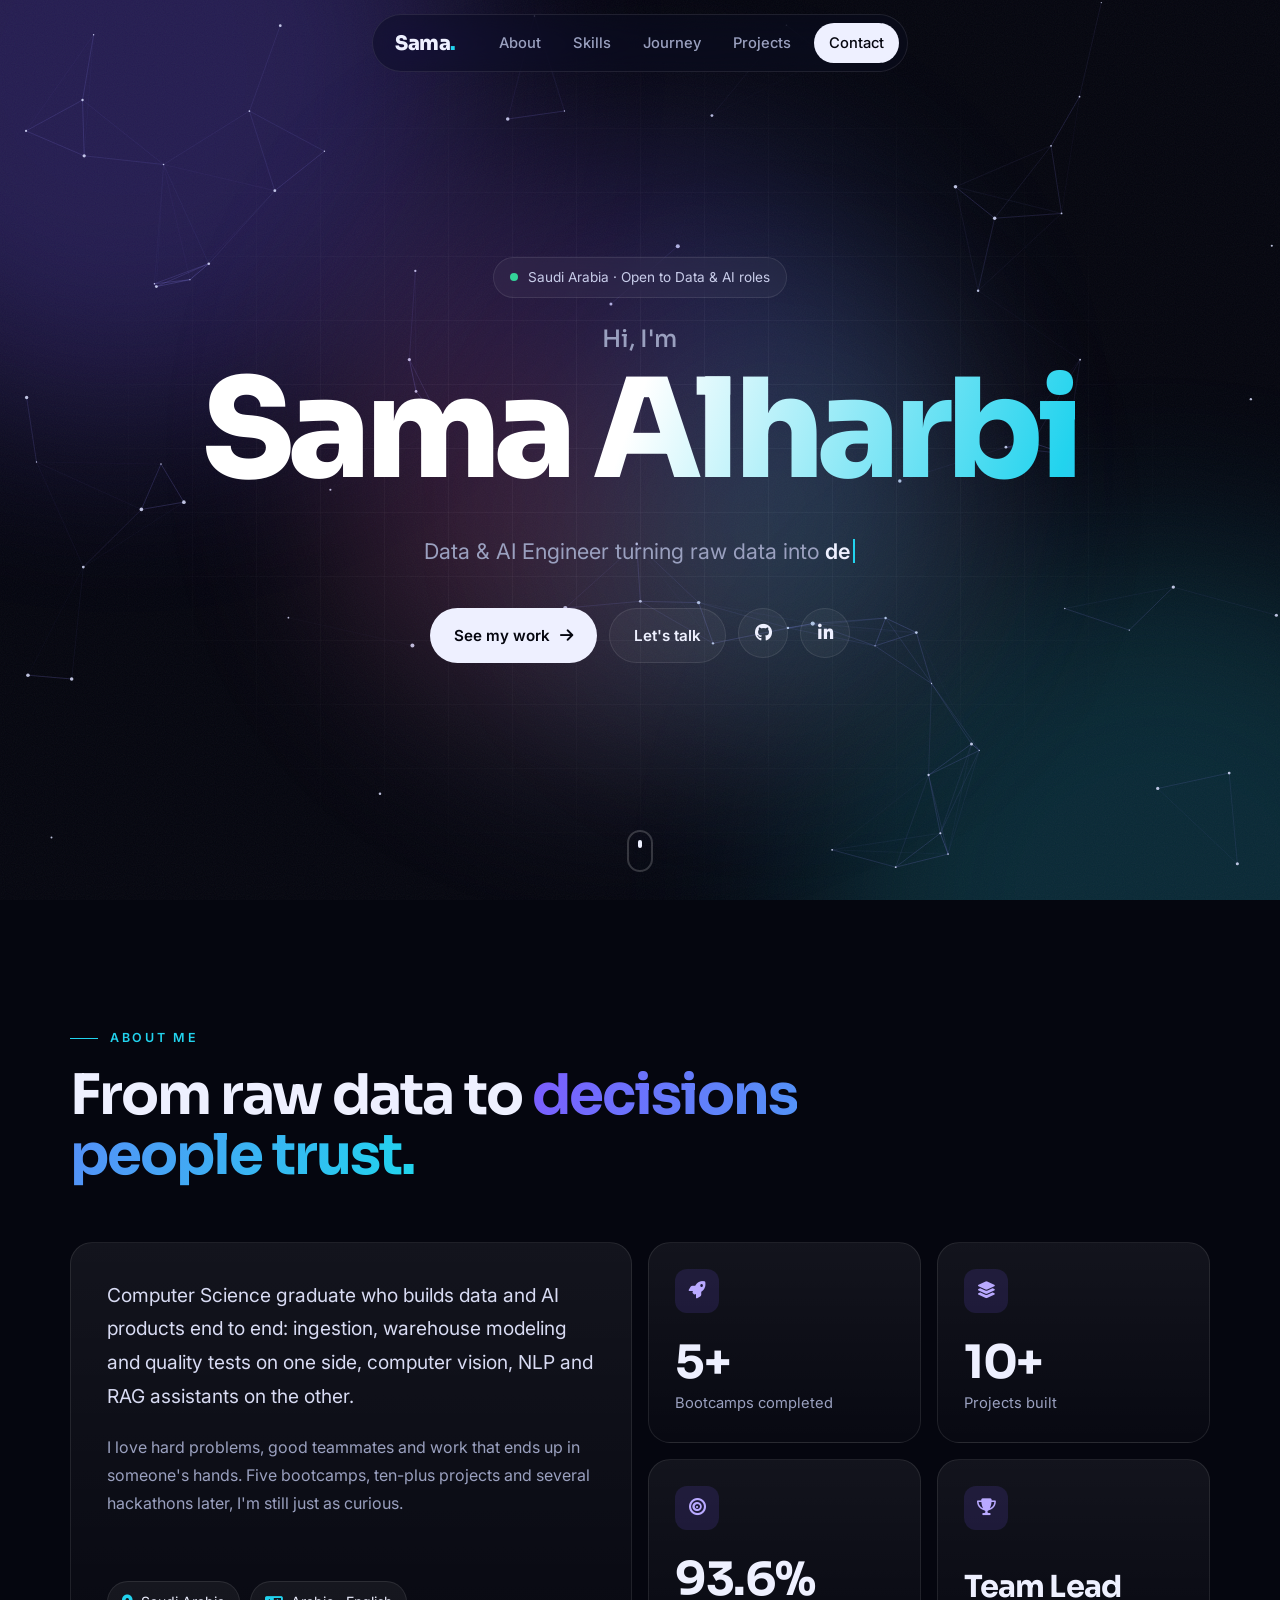
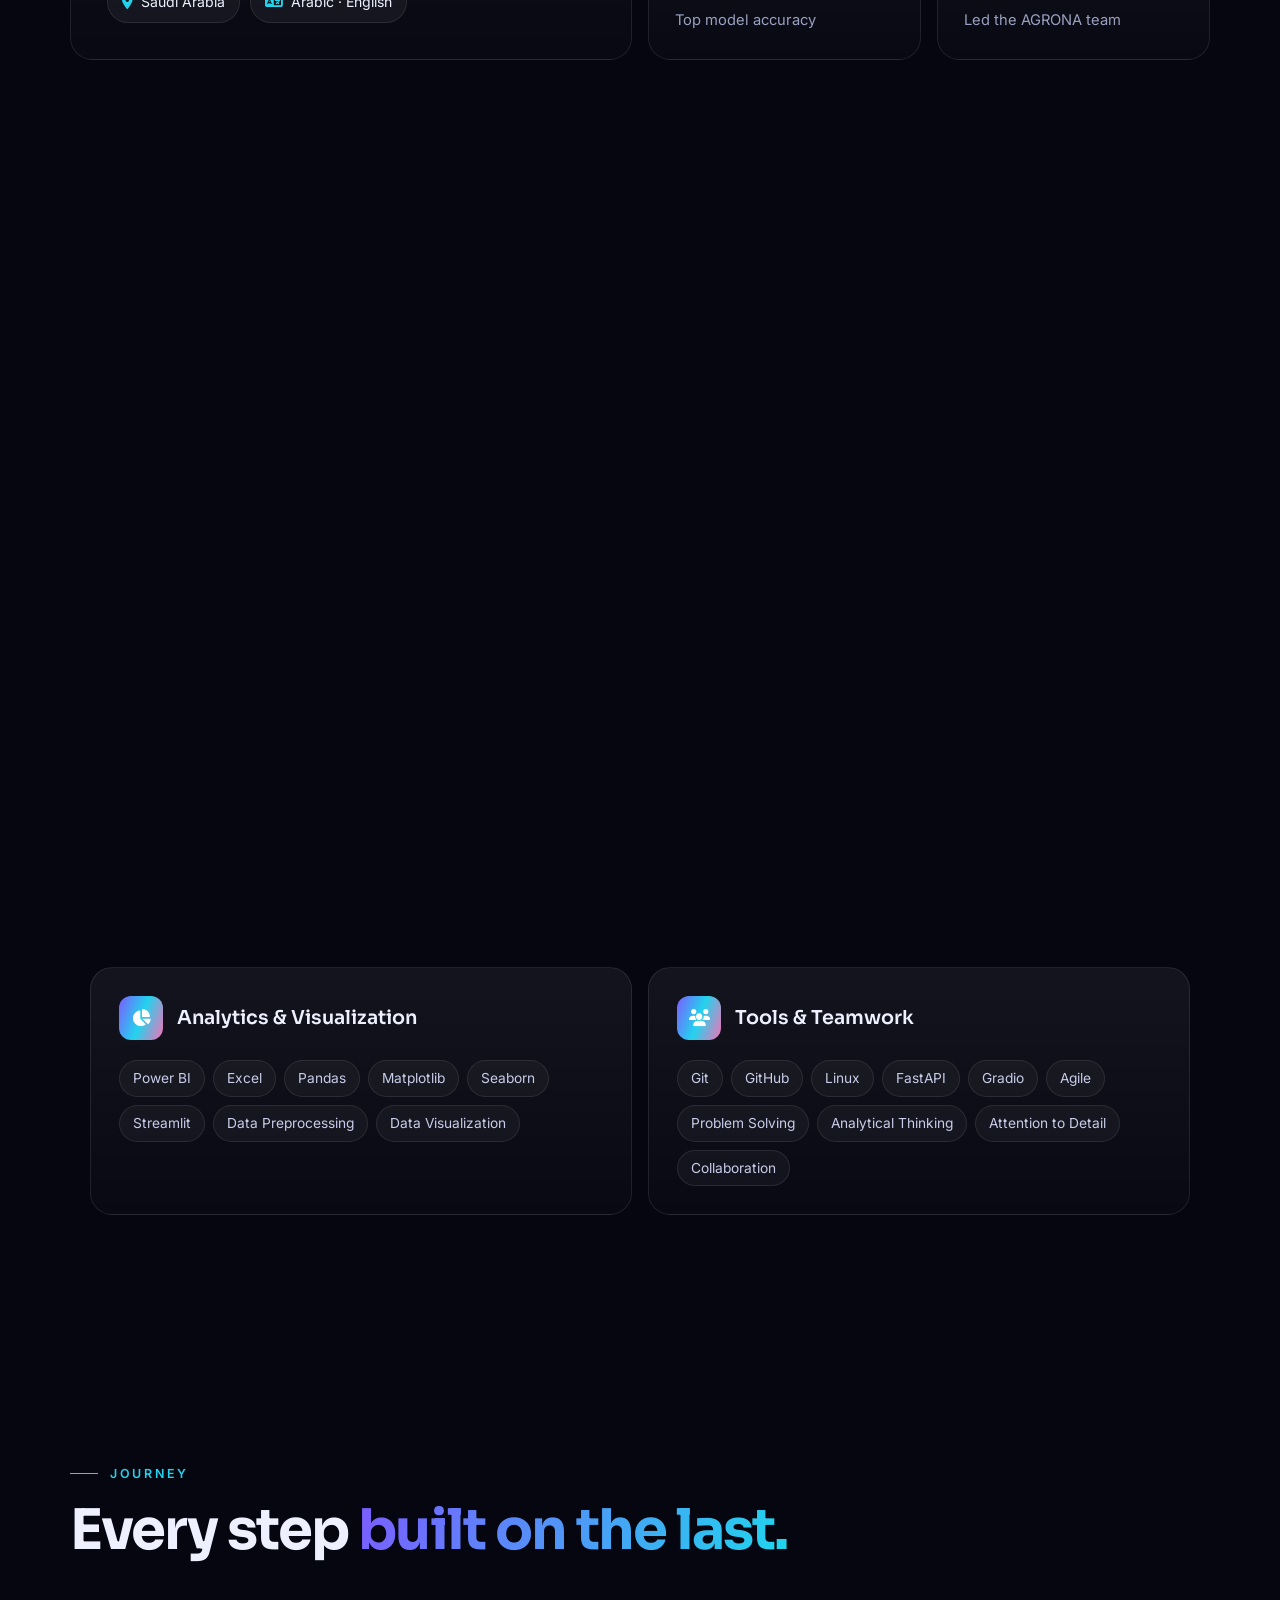
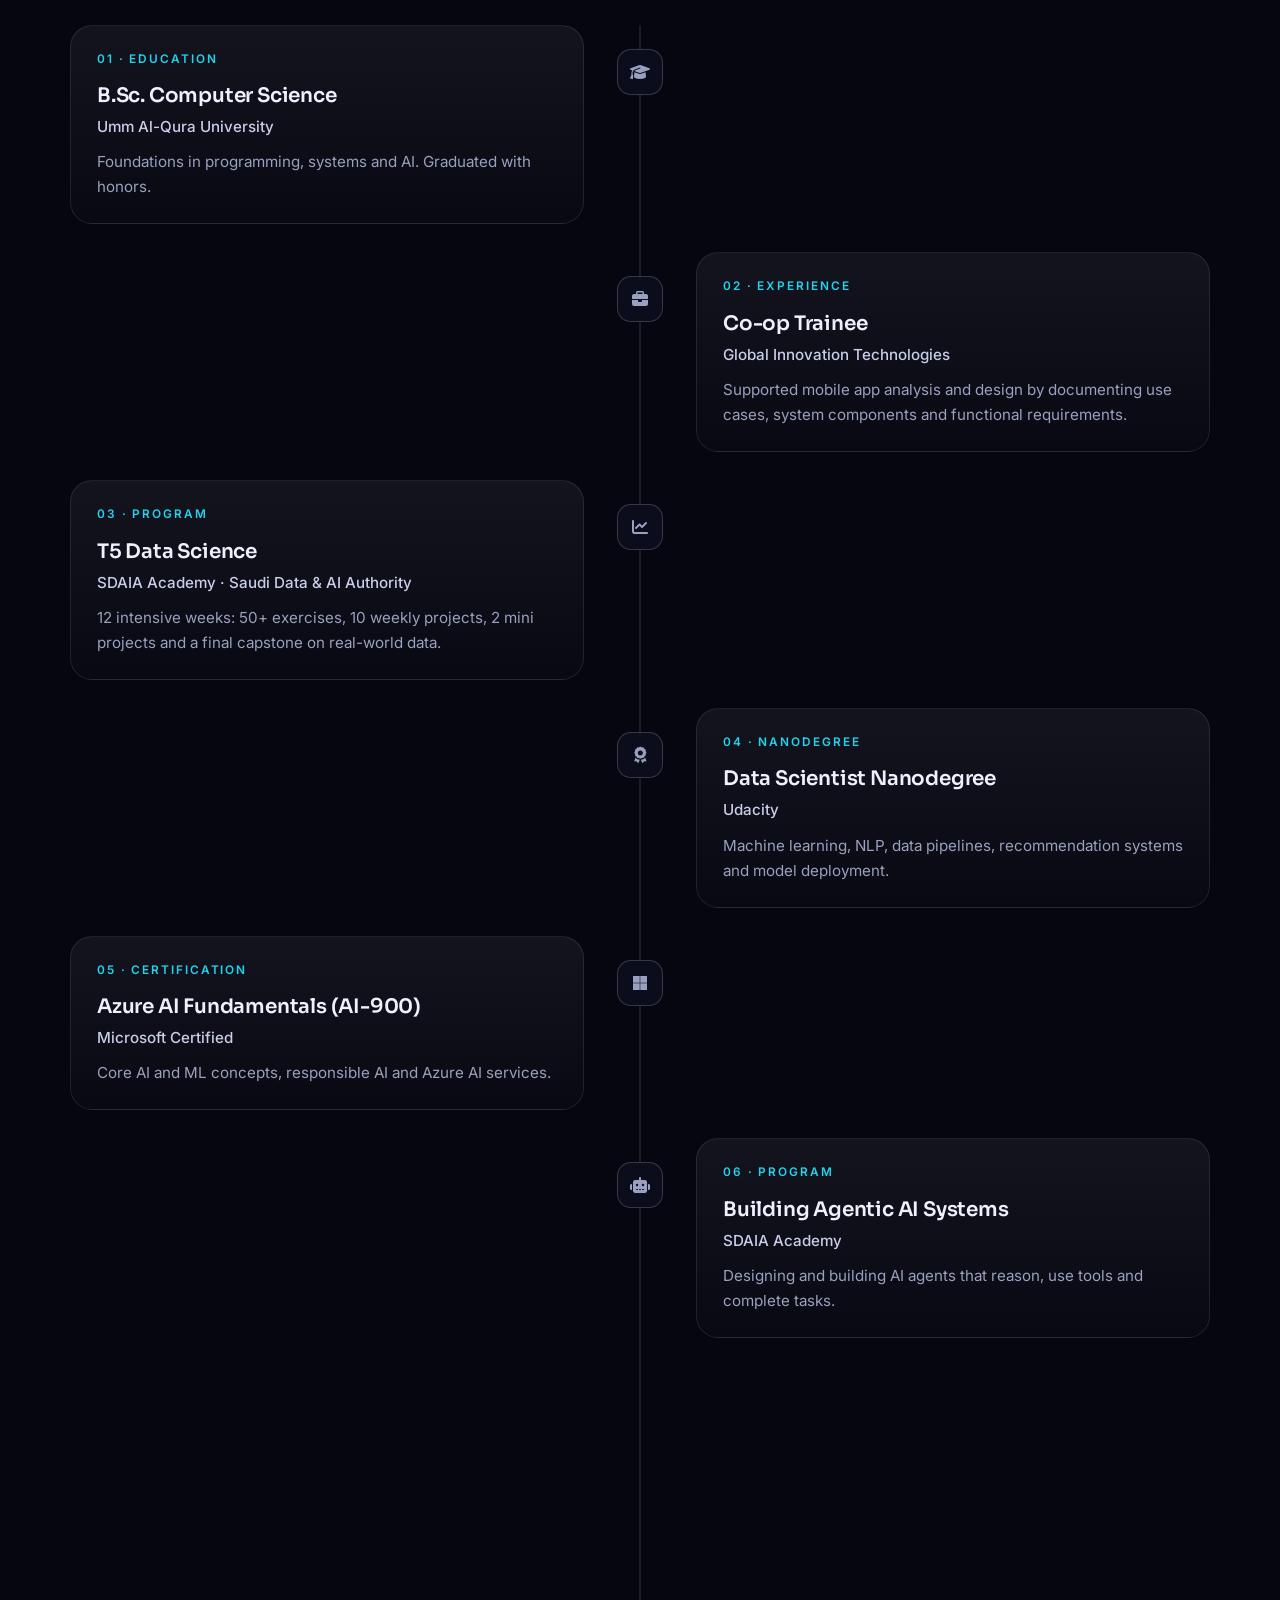
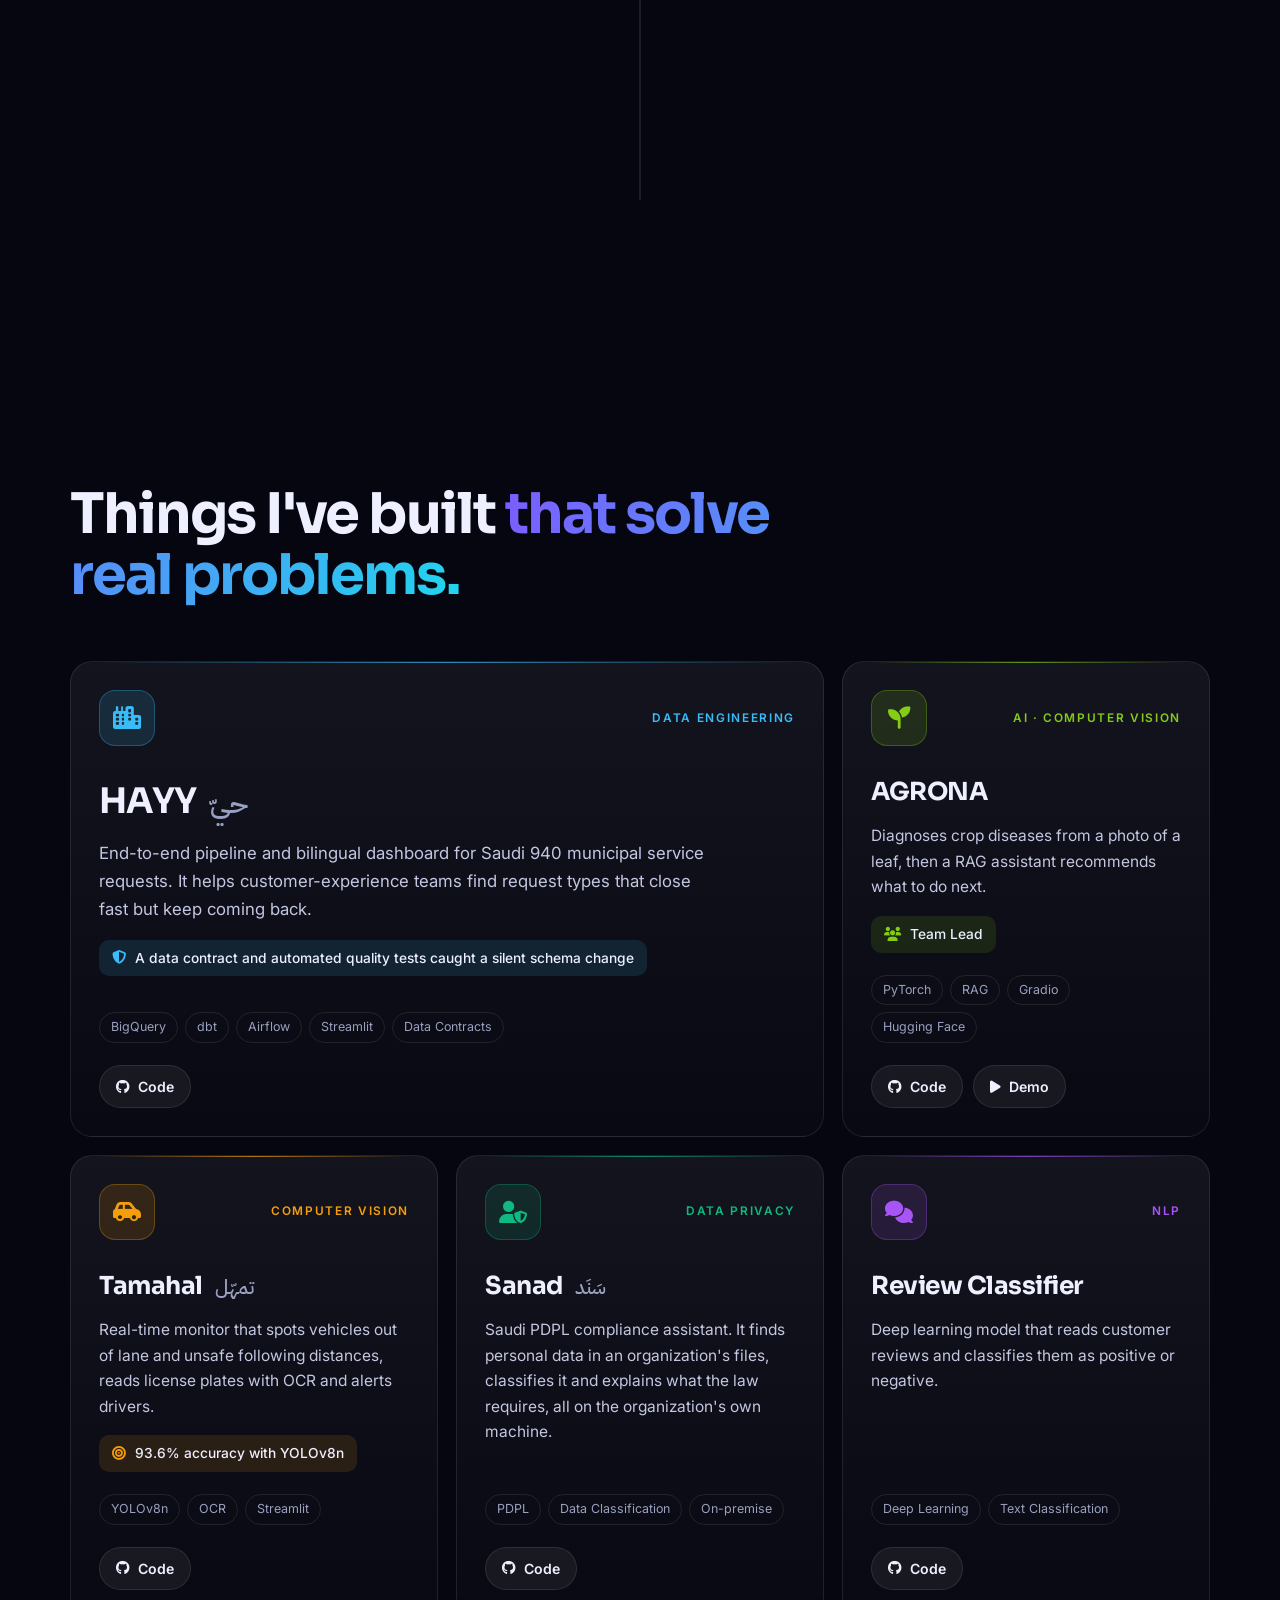
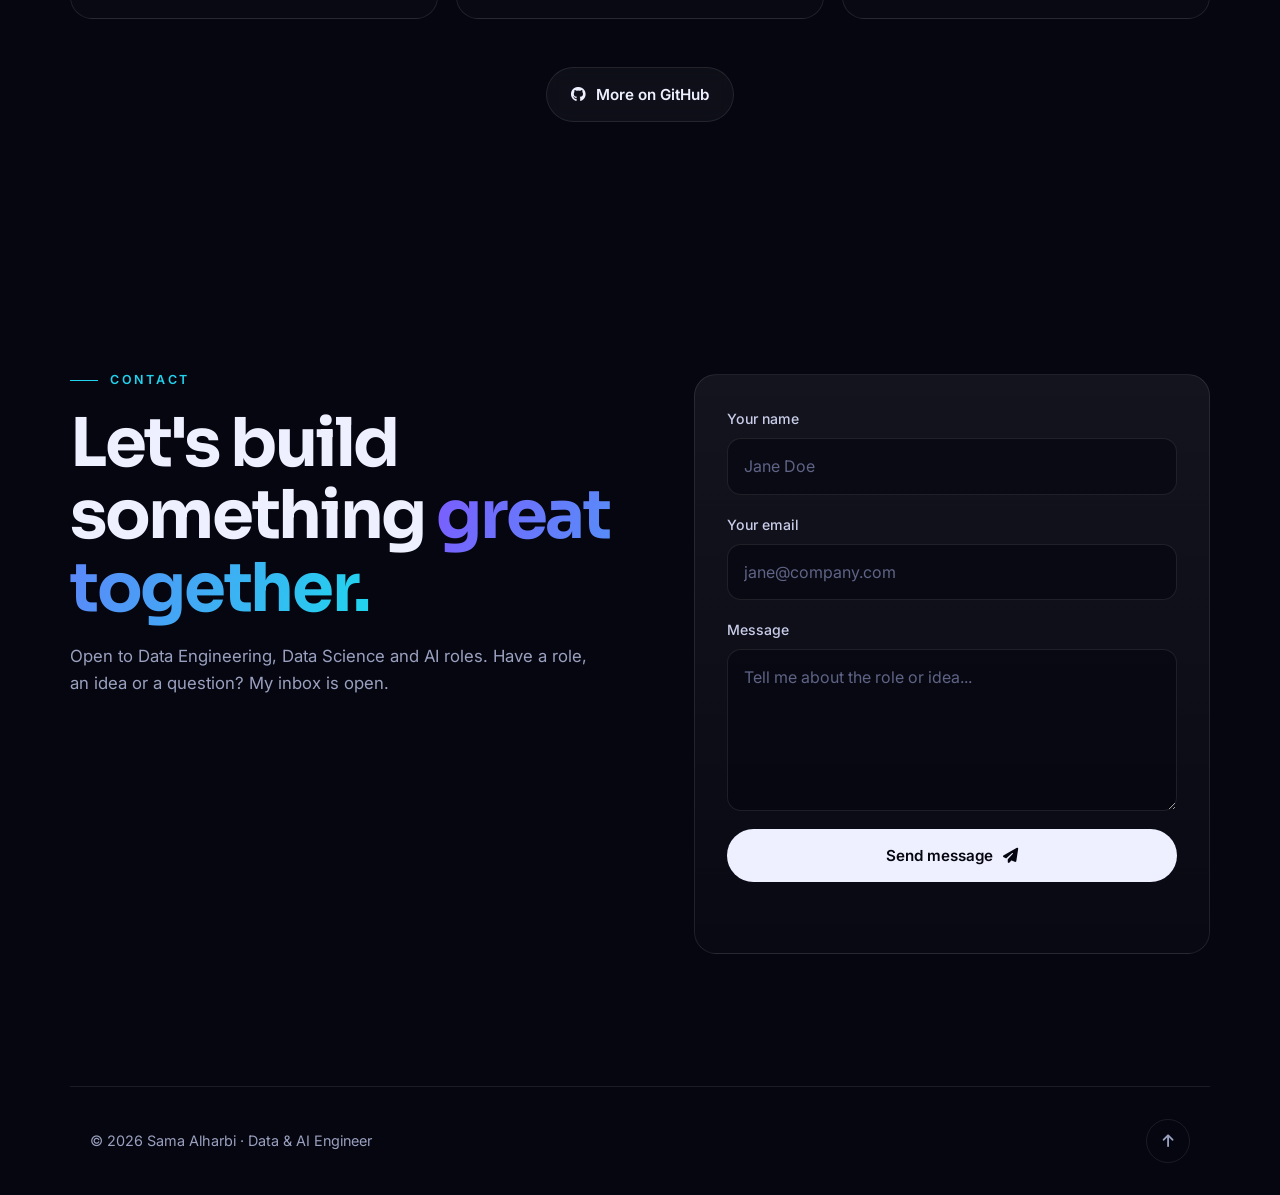
<file: index.html>
<!DOCTYPE html>
<html lang="en">
<head>
  <meta charset="UTF-8">
  <meta name="viewport" content="width=device-width, initial-scale=1.0, viewport-fit=cover">
  <title>Sama Alharbi | Data & AI Engineer</title>
  <meta name="description" content="Sama Alharbi, Data & AI Engineer from Saudi Arabia. Data pipelines, machine learning, computer vision, NLP and RAG.">
  <meta name="theme-color" content="#05060f">
  <script>document.documentElement.classList.add('js');</script>

  <link rel="preconnect" href="https://fonts.googleapis.com">
  <link rel="preconnect" href="https://fonts.gstatic.com" crossorigin>
  <link href="https://fonts.googleapis.com/css2?family=IBM+Plex+Sans+Arabic:wght@500;600&family=Inter:wght@400;500;600&family=Sora:wght@500;600;700;800&display=swap" rel="stylesheet">
  <link rel="stylesheet" href="https://cdnjs.cloudflare.com/ajax/libs/font-awesome/6.5.2/css/all.min.css">
  <link rel="stylesheet" href="style.css">
</head>
<body>

  <div class="progress" id="progress"></div>
  <div class="aurora" aria-hidden="true"><span></span><span></span><span></span></div>
  <div class="grain" aria-hidden="true"></div>
  <div class="cursor-glow" id="glow" aria-hidden="true"></div>

  <header class="nav-wrap">
    <nav class="nav" id="nav">
      <a href="#top" class="logo">Sama<span>.</span></a>
      <ul class="nav-links" id="navLinks">
        <li><a href="#about">About</a></li>
        <li><a href="#skills">Skills</a></li>
        <li><a href="#journey">Journey</a></li>
        <li><a href="#projects">Projects</a></li>
        <li><a href="#contact" class="nav-cta">Contact</a></li>
      </ul>
      <button class="menu-btn" id="menuBtn" aria-label="Open menu" aria-expanded="false"><span></span><span></span></button>
    </nav>
  </header>

  <main>

    <!-- Hero -->
    <section class="hero" id="top">
      <canvas id="net" aria-hidden="true"></canvas>
      <div class="hero-grid" aria-hidden="true"></div>
      <div class="orb" aria-hidden="true"></div>

      <div class="hero-inner">
        <div class="badge load" style="--d:.1s"><span class="dot"></span>Saudi Arabia · Open to Data &amp; AI roles</div>

        <h1 class="hero-title">
          <span class="hi load" style="--d:.25s">Hi, I'm</span>
          <span class="name">Sama Alharbi</span>
        </h1>

        <p class="hero-role load" style="--d:.9s">
          Data &amp; AI Engineer turning raw data into
          <span class="rotator" id="rotator"></span><span class="caret"></span>
        </p>

        <div class="hero-actions load" style="--d:1.1s">
          <a href="#projects" class="btn btn-primary magnetic">See my work <i class="fa-solid fa-arrow-right"></i></a>
          <a href="#contact" class="btn btn-ghost magnetic">Let's talk</a>
          <a href="https://github.com/samaalharbi2" target="_blank" rel="noopener" class="btn btn-ghost btn-icon magnetic" aria-label="GitHub"><i class="fa-brands fa-github"></i></a>
          <a href="https://www.linkedin.com/in/sama-alharbi-831753201/" target="_blank" rel="noopener" class="btn btn-ghost btn-icon magnetic" aria-label="LinkedIn"><i class="fa-brands fa-linkedin-in"></i></a>
        </div>
      </div>

      <a href="#about" class="scroll-cue load" style="--d:1.4s" aria-label="Scroll down"><span></span></a>
    </section>

    <!-- About -->
    <section id="about">
      <div class="container">
        <span class="eyebrow reveal">About me</span>
        <h2 class="section-title reveal">From raw data to <span class="grad">decisions people trust.</span></h2>

        <div class="bento">
          <div class="card bio reveal">
            <p>Computer Science graduate who builds data and AI products end to end: ingestion, warehouse modeling and quality tests on one side, computer vision, NLP and RAG assistants on the other.</p>
            <p class="muted">I love hard problems, good teammates and work that ends up in someone's hands. Five bootcamps, ten-plus projects and several hackathons later, I'm still just as curious.</p>
            <div class="bio-tags">
              <span><i class="fa-solid fa-location-dot"></i> Saudi Arabia</span>
              <span><i class="fa-solid fa-language"></i> Arabic · English</span>
            </div>
          </div>

          <div class="card stat reveal" style="--d:.08s">
            <i class="fa-solid fa-rocket"></i>
            <div><span class="num" data-count="5" data-suffix="+">0</span><span class="label">Bootcamps completed</span></div>
          </div>
          <div class="card stat reveal" style="--d:.16s">
            <i class="fa-solid fa-layer-group"></i>
            <div><span class="num" data-count="10" data-suffix="+">0</span><span class="label">Projects built</span></div>
          </div>
          <div class="card stat reveal" style="--d:.24s">
            <i class="fa-solid fa-bullseye"></i>
            <div><span class="num" data-count="93.6" data-decimals="1" data-suffix="%">0</span><span class="label">Top model accuracy</span></div>
          </div>
          <div class="card stat reveal" style="--d:.32s">
            <i class="fa-solid fa-trophy"></i>
            <div><span class="num">Team Lead</span><span class="label">Led the AGRONA team</span></div>
          </div>
        </div>
      </div>
    </section>

    <!-- Skills -->
    <section id="skills">
      <div class="container">
        <span class="eyebrow reveal">Skills</span>
        <h2 class="section-title reveal">The toolkit behind <span class="grad">every pipeline and model.</span></h2>
      </div>

      <div class="marquee reveal" data-row="0"><div class="track"></div></div>
      <div class="marquee reverse reveal" data-row="1"><div class="track"></div></div>

      <div class="container">
        <div class="skill-groups">
          <div class="card group reveal">
            <div class="group-head"><i class="fa-solid fa-diagram-project"></i><h3>Data Engineering</h3></div>
            <ul><li>Python</li><li>SQL</li><li>BigQuery</li><li>PostgreSQL</li><li>ETL</li><li>Data Pipelines</li><li>dbt</li><li>Airflow</li><li>GCP</li><li>Data Quality Tests</li></ul>
          </div>
          <div class="card group reveal" style="--d:.08s">
            <div class="group-head"><i class="fa-solid fa-brain"></i><h3>AI &amp; Machine Learning</h3></div>
            <ul><li>Machine Learning</li><li>Deep Learning</li><li>NLP</li><li>RAG</li><li>Computer Vision</li><li>PyTorch</li><li>TensorFlow</li><li>Hugging Face</li><li>Model Training</li><li>Model Evaluation</li></ul>
          </div>
          <div class="card group reveal" style="--d:.16s">
            <div class="group-head"><i class="fa-solid fa-chart-pie"></i><h3>Analytics &amp; Visualization</h3></div>
            <ul><li>Power BI</li><li>Excel</li><li>Pandas</li><li>Matplotlib</li><li>Seaborn</li><li>Streamlit</li><li>Data Preprocessing</li><li>Data Visualization</li></ul>
          </div>
          <div class="card group reveal" style="--d:.24s">
            <div class="group-head"><i class="fa-solid fa-users"></i><h3>Tools &amp; Teamwork</h3></div>
            <ul><li>Git</li><li>GitHub</li><li>Linux</li><li>FastAPI</li><li>Gradio</li><li>Agile</li><li>Problem Solving</li><li>Analytical Thinking</li><li>Attention to Detail</li><li>Collaboration</li></ul>
          </div>
        </div>
      </div>
    </section>

    <!-- Journey -->
    <section id="journey">
      <div class="container">
        <span class="eyebrow reveal">Journey</span>
        <h2 class="section-title reveal">Every step <span class="grad">built on the last.</span></h2>

        <div class="timeline" id="timeline">
          <div class="tl-line"><span id="tlFill"></span></div>

          <article class="tl-item reveal">
            <div class="tl-node"><i class="fa-solid fa-graduation-cap"></i></div>
            <div class="card tl-card">
              <span class="tl-step">01 · Education</span>
              <h3>B.Sc. Computer Science</h3>
              <p class="tl-org">Umm Al-Qura University</p>
              <p>Foundations in programming, systems and AI. Graduated with honors.</p>
            </div>
          </article>

          <article class="tl-item reveal">
            <div class="tl-node"><i class="fa-solid fa-briefcase"></i></div>
            <div class="card tl-card">
              <span class="tl-step">02 · Experience</span>
              <h3>Co-op Trainee</h3>
              <p class="tl-org">Global Innovation Technologies</p>
              <p>Supported mobile app analysis and design by documenting use cases, system components and functional requirements.</p>
            </div>
          </article>

          <article class="tl-item reveal">
            <div class="tl-node"><i class="fa-solid fa-chart-line"></i></div>
            <div class="card tl-card">
              <span class="tl-step">03 · Program</span>
              <h3>T5 Data Science</h3>
              <p class="tl-org">SDAIA Academy · Saudi Data &amp; AI Authority</p>
              <p>12 intensive weeks: 50+ exercises, 10 weekly projects, 2 mini projects and a final capstone on real-world data.</p>
            </div>
          </article>

          <article class="tl-item reveal">
            <div class="tl-node"><i class="fa-solid fa-award"></i></div>
            <div class="card tl-card">
              <span class="tl-step">04 · Nanodegree</span>
              <h3>Data Scientist Nanodegree</h3>
              <p class="tl-org">Udacity</p>
              <p>Machine learning, NLP, data pipelines, recommendation systems and model deployment.</p>
            </div>
          </article>

          <article class="tl-item reveal">
            <div class="tl-node"><i class="fa-brands fa-microsoft"></i></div>
            <div class="card tl-card">
              <span class="tl-step">05 · Certification</span>
              <h3>Azure AI Fundamentals (AI-900)</h3>
              <p class="tl-org">Microsoft Certified</p>
              <p>Core AI and ML concepts, responsible AI and Azure AI services.</p>
            </div>
          </article>

          <article class="tl-item reveal">
            <div class="tl-node"><i class="fa-solid fa-robot"></i></div>
            <div class="card tl-card">
              <span class="tl-step">06 · Program</span>
              <h3>Building Agentic AI Systems</h3>
              <p class="tl-org">SDAIA Academy</p>
              <p>Designing and building AI agents that reason, use tools and complete tasks.</p>
            </div>
          </article>

          <article class="tl-item reveal">
            <div class="tl-node"><i class="fa-solid fa-microchip"></i></div>
            <div class="card tl-card">
              <span class="tl-step">07 · Bootcamp</span>
              <h3>AI Engineer</h3>
              <p class="tl-org">Saudi Digital Academy &amp; WeCloudData</p>
              <p>A rigorous 7-week bootcamp: theory plus daily hands-on work, weekly projects and a team capstone mentored by AI specialists.</p>
            </div>
          </article>

          <article class="tl-item now reveal">
            <div class="tl-node"><i class="fa-solid fa-database"></i></div>
            <div class="card tl-card">
              <span class="tl-step">08 · Bootcamp <em class="now-pill">Latest</em></span>
              <h3>Data Engineer</h3>
              <p class="tl-org">Saudi Digital Academy &amp; Le Wagon</p>
              <p>Hands-on data engineering: ingestion, warehousing, modeling and orchestration, built through teamwork and real projects.</p>
            </div>
          </article>
        </div>
      </div>
    </section>

    <!-- Projects -->
    <section id="projects">
      <div class="container">
        <span class="eyebrow reveal">Projects</span>
        <h2 class="section-title reveal">Things I've built <span class="grad">that solve real problems.</span></h2>

        <div class="projects">

          <article class="card project wide tilt reveal" style="--a:#38bdf8">
            <div class="p-top">
              <div class="p-icon"><i class="fa-solid fa-city"></i></div>
              <span class="p-cat">Data Engineering</span>
            </div>
            <h3>HAYY <span class="ar">حيّ</span></h3>
            <p class="p-desc">End-to-end pipeline and bilingual dashboard for Saudi 940 municipal service requests. It helps customer-experience teams find request types that close fast but keep coming back.</p>
            <p class="p-win"><i class="fa-solid fa-shield-halved"></i> A data contract and automated quality tests caught a silent schema change</p>
            <ul class="p-tags"><li>BigQuery</li><li>dbt</li><li>Airflow</li><li>Streamlit</li><li>Data Contracts</li></ul>
            <div class="p-links">
              <a href="https://github.com/samaalharbi2/HAYY" target="_blank" rel="noopener"><i class="fa-brands fa-github"></i> Code</a>
            </div>
          </article>

          <article class="card project tilt reveal" style="--a:#84cc16; --d:.08s">
            <div class="p-top">
              <div class="p-icon"><i class="fa-solid fa-seedling"></i></div>
              <span class="p-cat">AI · Computer Vision</span>
            </div>
            <h3>AGRONA</h3>
            <p class="p-desc">Diagnoses crop diseases from a photo of a leaf, then a RAG assistant recommends what to do next.</p>
            <p class="p-win"><i class="fa-solid fa-users"></i> Team Lead</p>
            <ul class="p-tags"><li>PyTorch</li><li>RAG</li><li>Gradio</li><li>Hugging Face</li></ul>
            <div class="p-links">
              <a href="https://github.com/samaalharbi2/AGRONA-Plant-Disease-Detection" target="_blank" rel="noopener"><i class="fa-brands fa-github"></i> Code</a>
              <a href="https://www.youtube.com/watch?v=z6VEwJ91GSA" target="_blank" rel="noopener"><i class="fa-solid fa-play"></i> Demo</a>
            </div>
          </article>

          <article class="card project tilt reveal" style="--a:#f59e0b">
            <div class="p-top">
              <div class="p-icon"><i class="fa-solid fa-car-side"></i></div>
              <span class="p-cat">Computer Vision</span>
            </div>
            <h3>Tamahal <span class="ar">تمهّل</span></h3>
            <p class="p-desc">Real-time monitor that spots vehicles out of lane and unsafe following distances, reads license plates with OCR and alerts drivers.</p>
            <p class="p-win"><i class="fa-solid fa-bullseye"></i> 93.6% accuracy with YOLOv8n</p>
            <ul class="p-tags"><li>YOLOv8n</li><li>OCR</li><li>Streamlit</li></ul>
            <div class="p-links">
              <a href="https://github.com/samaalharbi2/Monitoring-Vehicles-Not-Keeping-Safe-Distances-" target="_blank" rel="noopener"><i class="fa-brands fa-github"></i> Code</a>
            </div>
          </article>

          <article class="card project tilt reveal" style="--a:#10b981; --d:.08s">
            <div class="p-top">
              <div class="p-icon"><i class="fa-solid fa-user-shield"></i></div>
              <span class="p-cat">Data Privacy</span>
            </div>
            <h3>Sanad <span class="ar">سَنَد</span></h3>
            <p class="p-desc">Saudi PDPL compliance assistant. It finds personal data in an organization's files, classifies it and explains what the law requires, all on the organization's own machine.</p>
            <ul class="p-tags"><li>PDPL</li><li>Data Classification</li><li>On-premise</li></ul>
            <div class="p-links">
              <a href="https://github.com/samaalharbi2/Sanad" target="_blank" rel="noopener"><i class="fa-brands fa-github"></i> Code</a>
            </div>
          </article>

          <article class="card project tilt reveal" style="--a:#a855f7; --d:.16s">
            <div class="p-top">
              <div class="p-icon"><i class="fa-solid fa-comments"></i></div>
              <span class="p-cat">NLP</span>
            </div>
            <h3>Review Classifier</h3>
            <p class="p-desc">Deep learning model that reads customer reviews and classifies them as positive or negative.</p>
            <ul class="p-tags"><li>Deep Learning</li><li>Text Classification</li></ul>
            <div class="p-links">
              <a href="https://github.com/samaalharbi2/Customer-Review-Classification" target="_blank" rel="noopener"><i class="fa-brands fa-github"></i> Code</a>
            </div>
          </article>

        </div>

        <div class="more reveal">
          <a href="https://github.com/samaalharbi2" target="_blank" rel="noopener" class="btn btn-ghost magnetic"><i class="fa-brands fa-github"></i> More on GitHub</a>
        </div>
      </div>
    </section>

    <!-- Contact -->
    <section id="contact">
      <div class="container contact-grid">
        <div class="contact-copy">
          <span class="eyebrow reveal">Contact</span>
          <h2 class="section-title big reveal">Let's build something <span class="grad">great together.</span></h2>
          <p class="section-sub reveal">Open to Data Engineering, Data Science and AI roles. Have a role, an idea or a question? My inbox is open.</p>

          <div class="contact-links reveal">
            <button class="contact-pill" id="copyEmail" data-email="saamaaalharbi@gmail.com" type="button">
              <i class="fa-solid fa-envelope"></i>
              <span>saamaaalharbi@gmail.com</span>
              <em id="copyHint"><i class="fa-regular fa-copy"></i></em>
            </button>
            <a class="contact-pill" href="https://www.linkedin.com/in/sama-alharbi-831753201/" target="_blank" rel="noopener">
              <i class="fa-brands fa-linkedin-in"></i><span>LinkedIn</span><em><i class="fa-solid fa-arrow-up-right-from-square"></i></em>
            </a>
            <a class="contact-pill" href="https://github.com/samaalharbi2" target="_blank" rel="noopener">
              <i class="fa-brands fa-github"></i><span>GitHub</span><em><i class="fa-solid fa-arrow-up-right-from-square"></i></em>
            </a>
          </div>
        </div>

        <form class="card form reveal" id="contactForm" action="https://formspree.io/f/mpwokzor" method="POST">
          <div class="field">
            <label for="cf-name">Your name</label>
            <input type="text" id="cf-name" name="name" placeholder="Jane Doe" autocomplete="name" required>
          </div>
          <div class="field">
            <label for="cf-email">Your email</label>
            <input type="email" id="cf-email" name="email" placeholder="jane@company.com" autocomplete="email" required>
          </div>
          <div class="field">
            <label for="cf-message">Message</label>
            <textarea id="cf-message" name="message" rows="5" placeholder="Tell me about the role or idea..." required></textarea>
          </div>
          <button type="submit" class="btn btn-primary btn-block" id="formBtn">
            <span>Send message</span> <i class="fa-solid fa-paper-plane"></i>
          </button>
          <p class="form-msg" id="formMessage" role="status"></p>
        </form>
      </div>
    </section>

  </main>

  <footer class="footer">
    <p>© <span id="year"></span> Sama Alharbi · Data &amp; AI Engineer</p>
    <a href="#top" class="to-top" aria-label="Back to top"><i class="fa-solid fa-arrow-up"></i></a>
  </footer>

  <script src="script.js"></script>
</body>
</html>
</file>
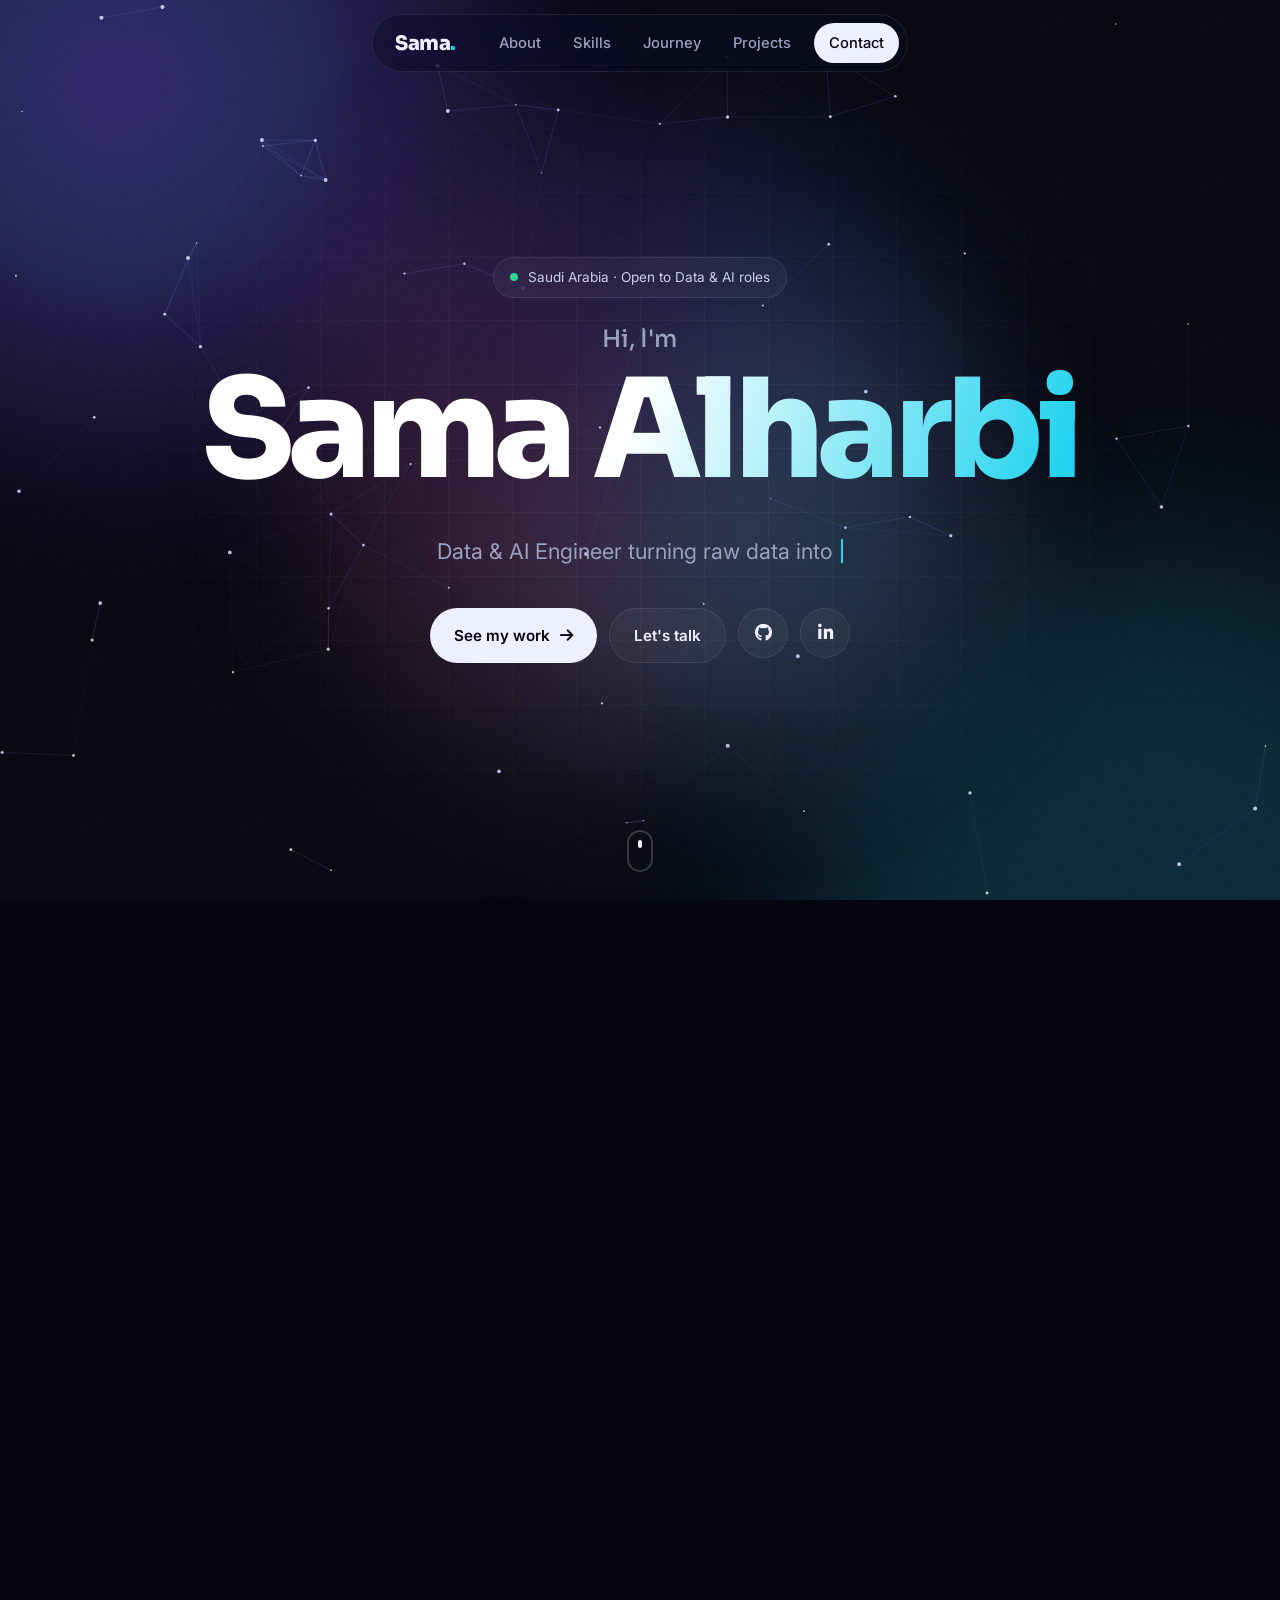
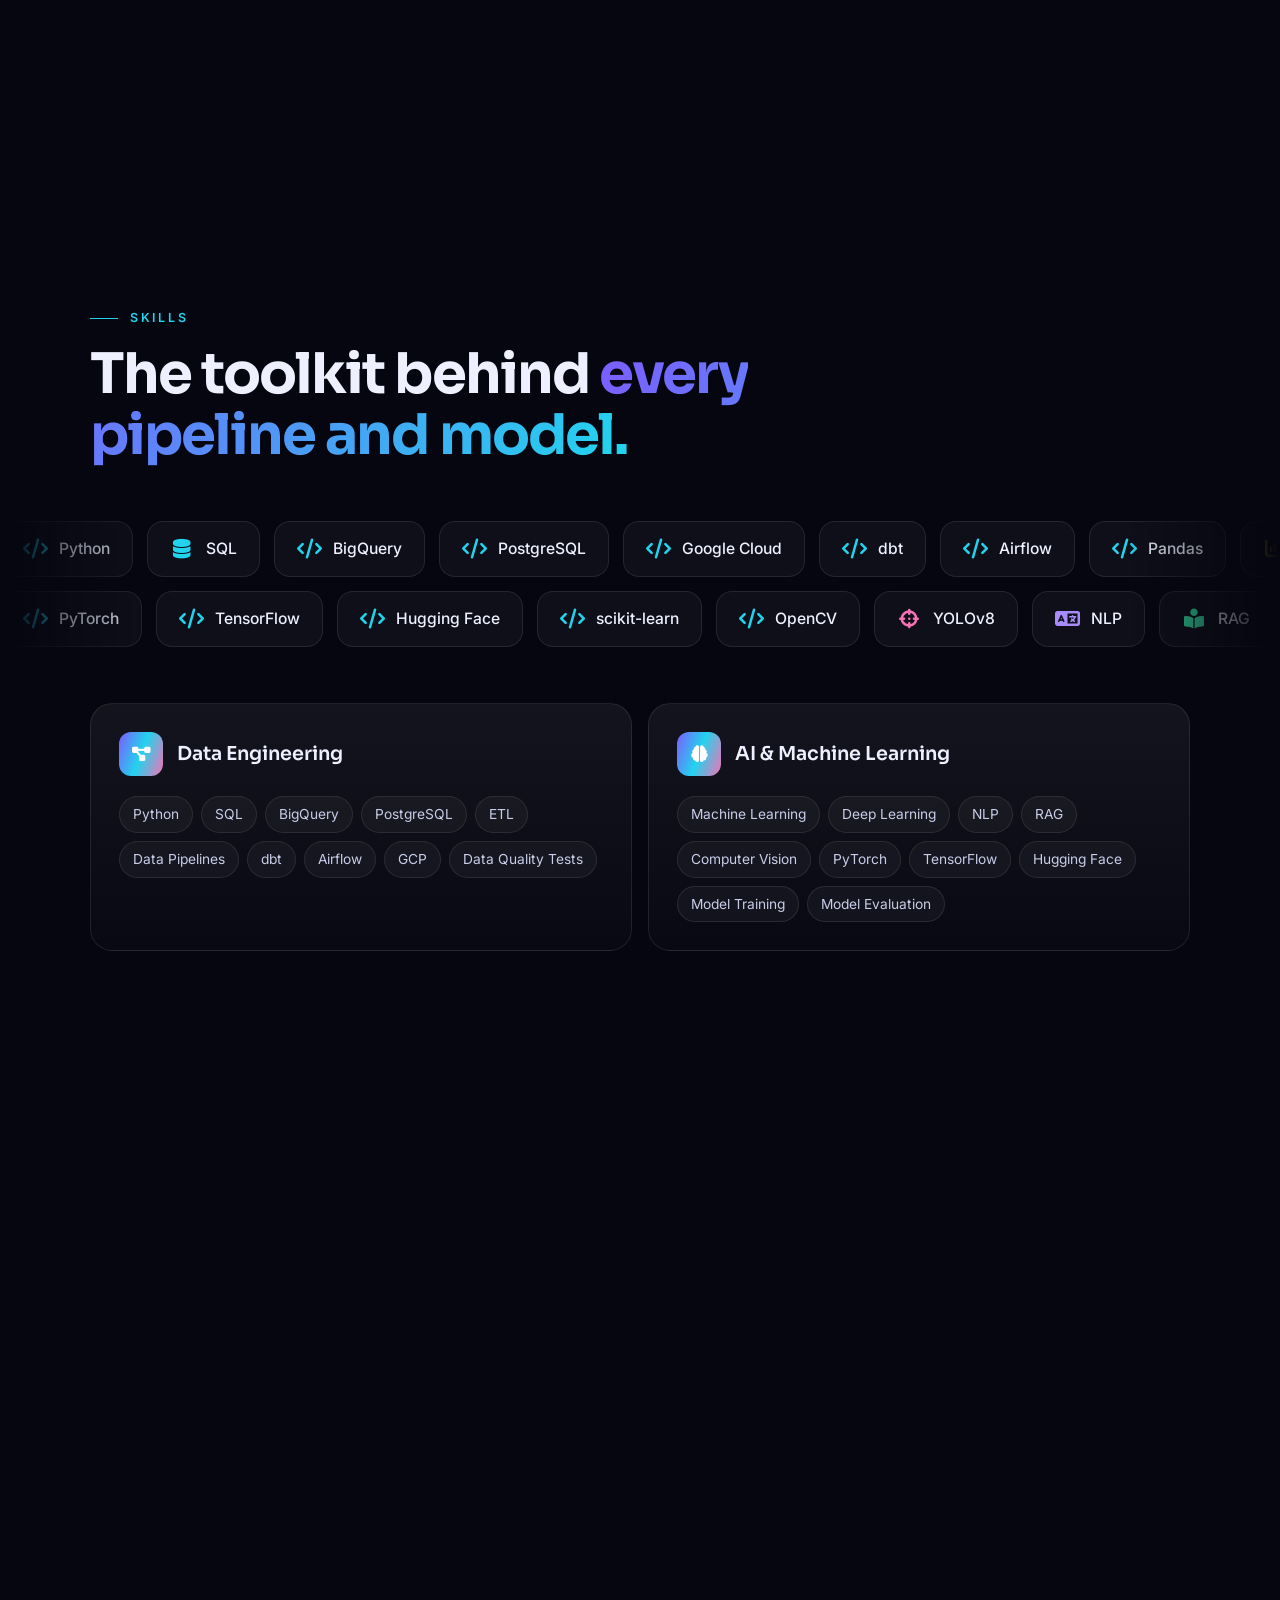
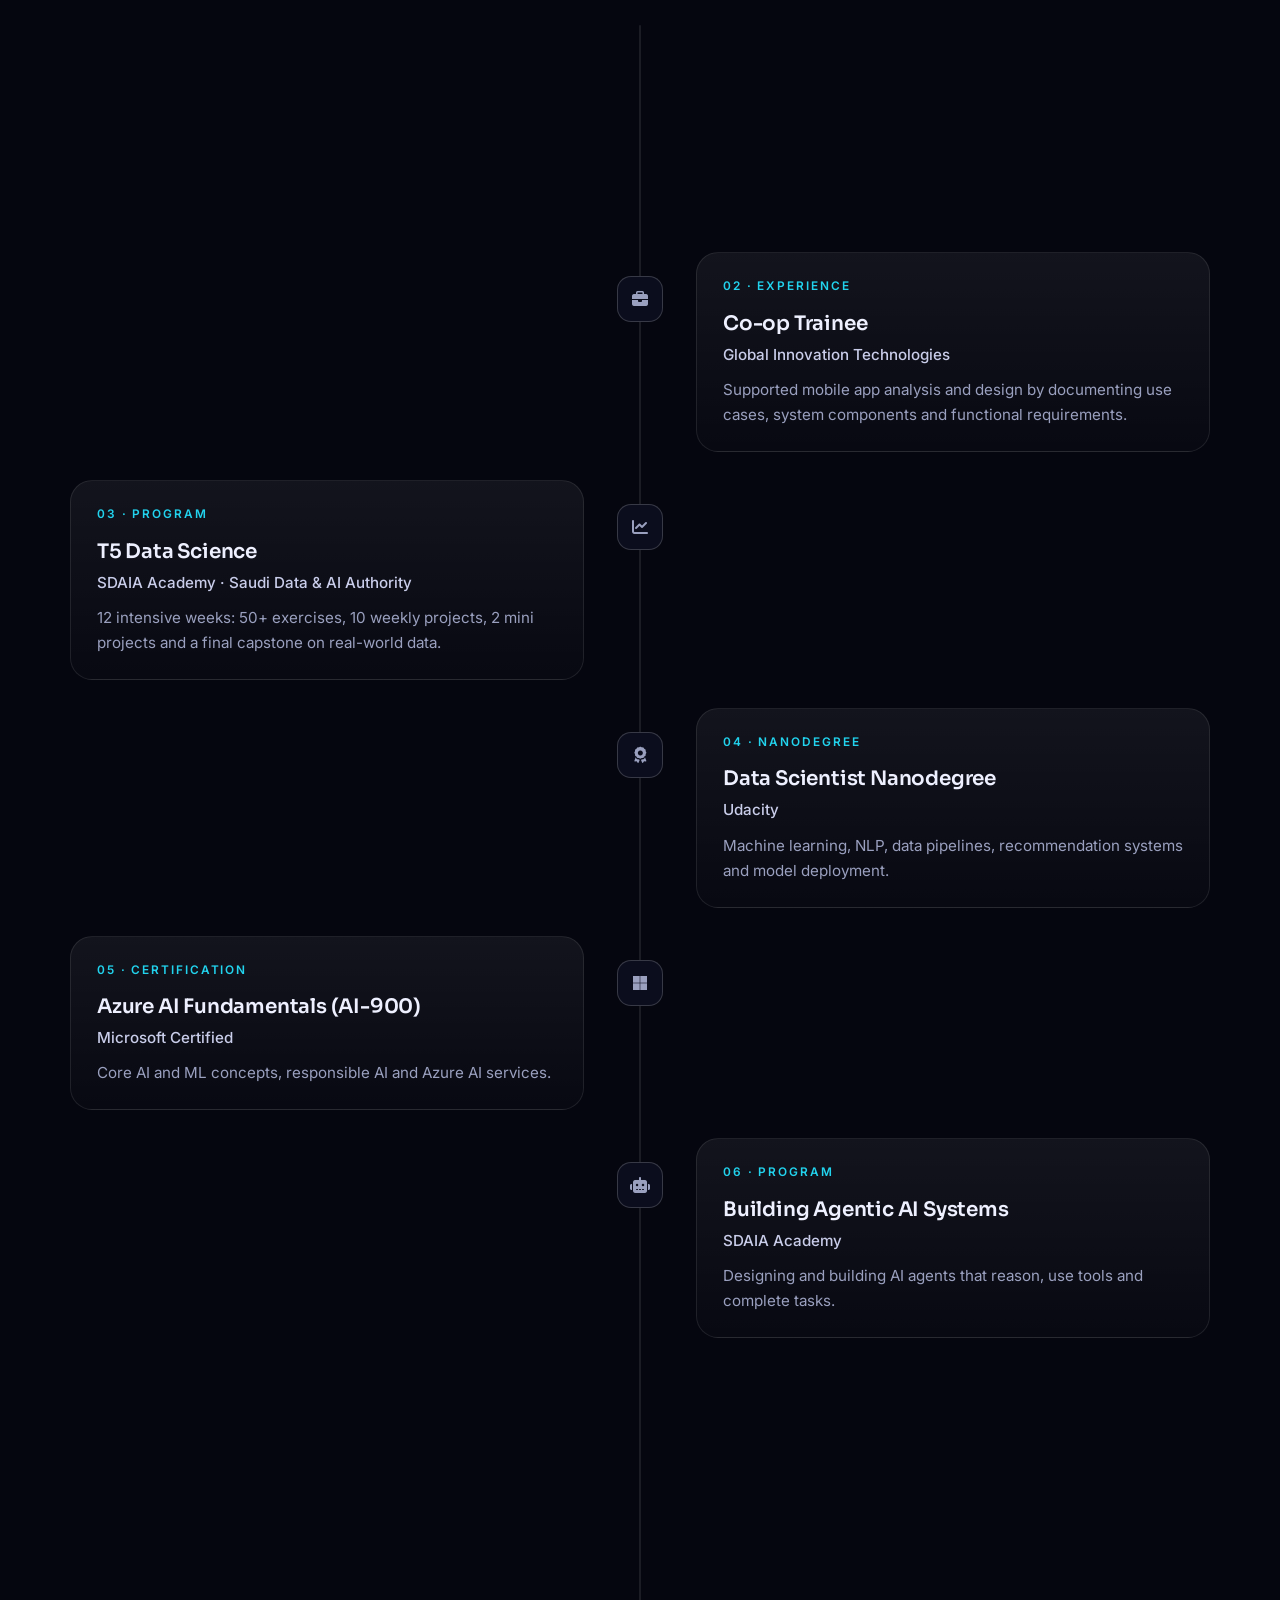
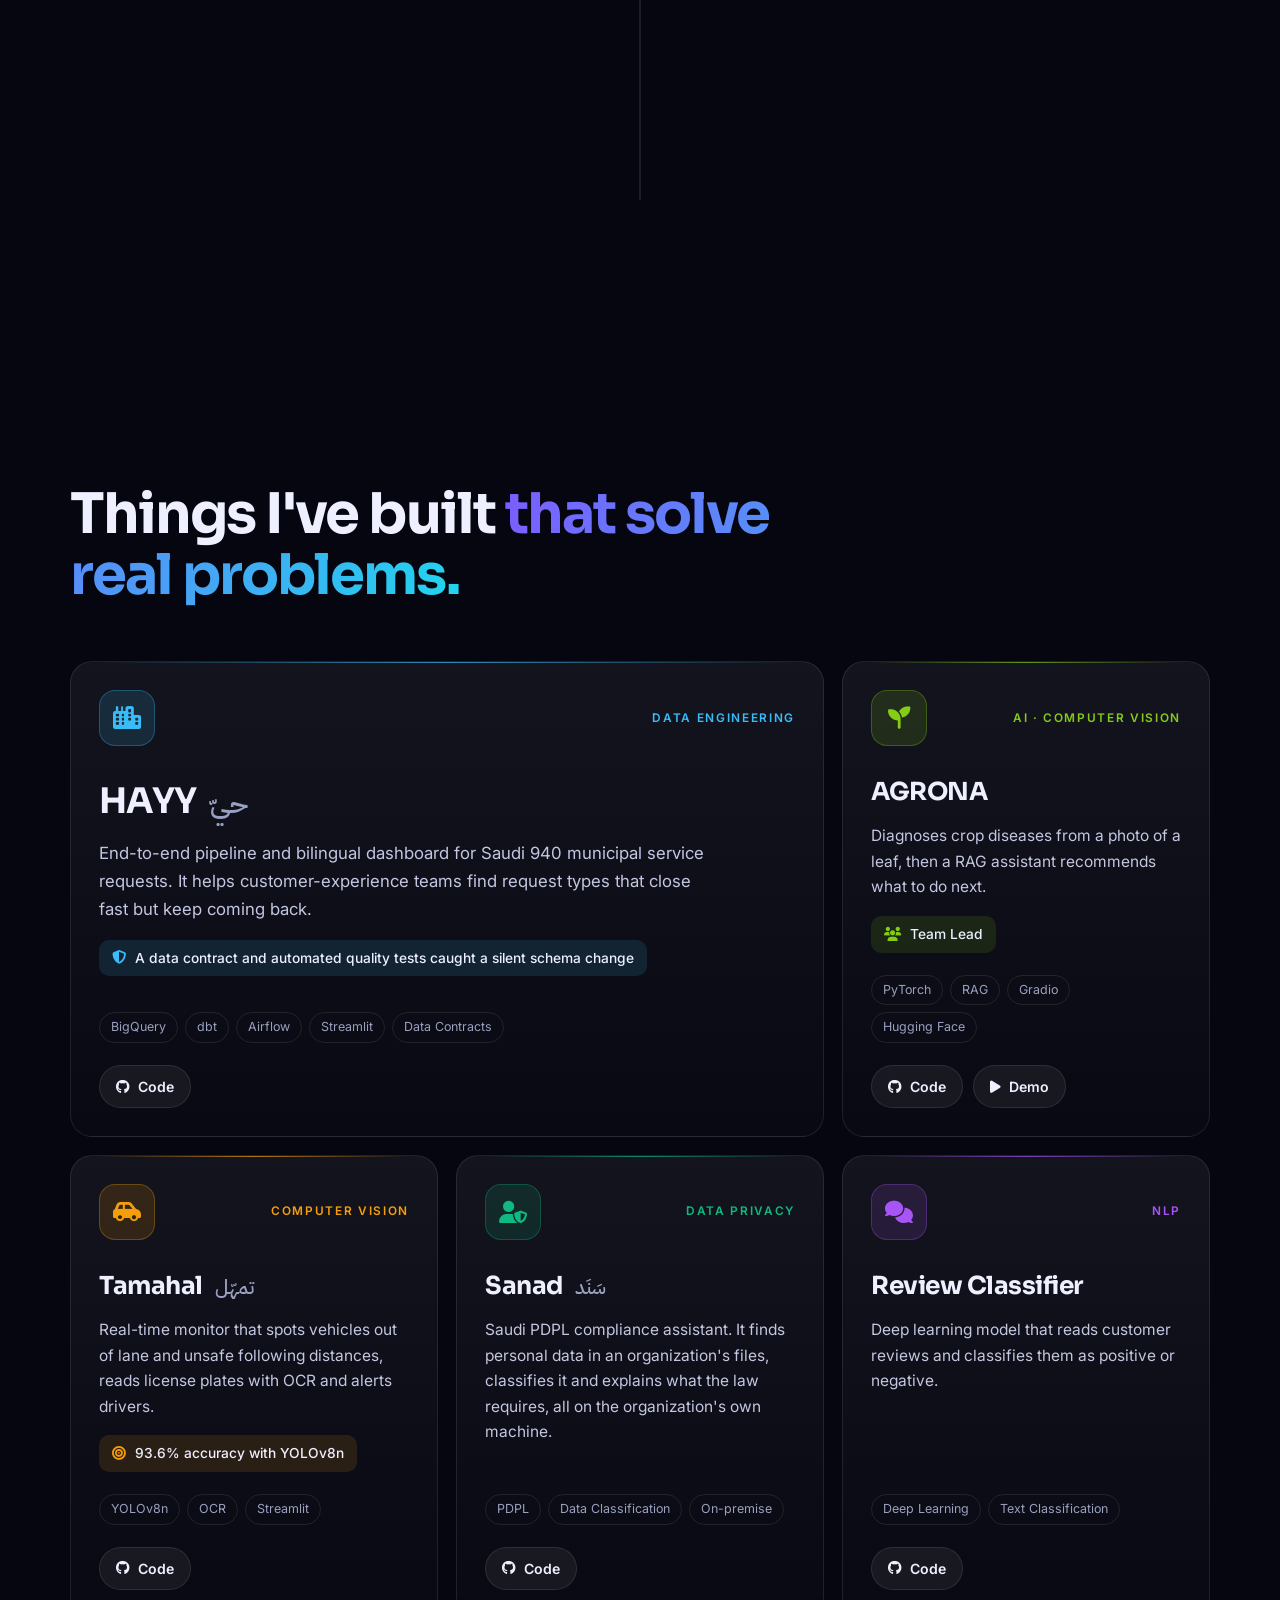
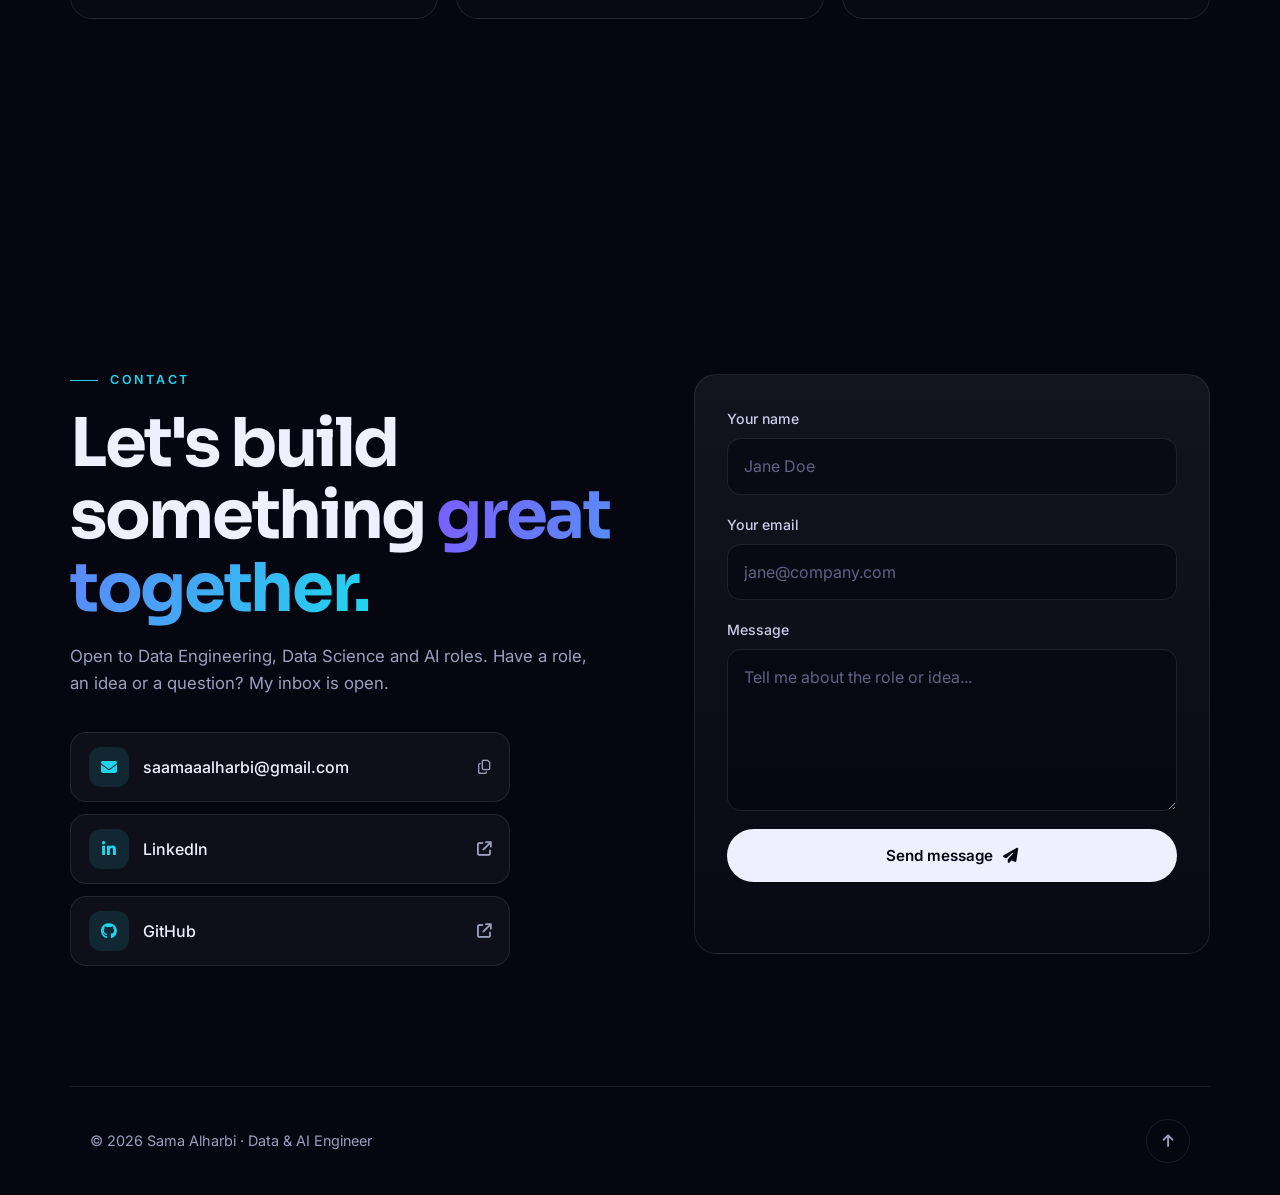
<file: preview.html>
<!DOCTYPE html>
<html lang="en">
<head>
  <meta charset="UTF-8">
  <meta name="viewport" content="width=device-width, initial-scale=1.0, viewport-fit=cover">
  <title>Sama Alharbi | Data & AI Engineer</title>
  <meta name="description" content="Sama Alharbi, Data & AI Engineer from Saudi Arabia. Data pipelines, machine learning, computer vision, NLP and RAG.">
  <meta name="theme-color" content="#05060f">
  <script>document.documentElement.classList.add('js');</script>

  <link rel="preconnect" href="https://fonts.googleapis.com">
  <link rel="preconnect" href="https://fonts.gstatic.com" crossorigin>
  <link href="https://fonts.googleapis.com/css2?family=IBM+Plex+Sans+Arabic:wght@500;600&family=Inter:wght@400;500;600&family=Sora:wght@500;600;700;800&display=swap" rel="stylesheet">
  <link rel="stylesheet" href="https://cdnjs.cloudflare.com/ajax/libs/font-awesome/6.5.2/css/all.min.css">
  <style>
:root {
  --bg: #05060f;
  --bg-2: #0b0d1d;
  --surface: rgba(255, 255, 255, 0.04);
  --border: rgba(255, 255, 255, 0.09);
  --border-strong: rgba(255, 255, 255, 0.18);
  --text: #eef0ff;
  --muted: #9aa0bf;
  --c1: #7c5cff;
  --c2: #22d3ee;
  --c3: #f472b6;
  --grad: linear-gradient(110deg, var(--c1), var(--c2) 50%, var(--c3));
  --radius: 22px;
  --ease: cubic-bezier(.2, .8, .2, 1);
  --display: 'Sora', system-ui, sans-serif;
  --body: 'Inter', system-ui, -apple-system, sans-serif;
  --arabic: 'IBM Plex Sans Arabic', sans-serif;
}

*, *::before, *::after { box-sizing: border-box; margin: 0; padding: 0; }

html { scroll-behavior: smooth; -webkit-text-size-adjust: 100%; scroll-padding-top: 90px; }

body {
  background: var(--bg);
  color: var(--text);
  font-family: var(--body);
  line-height: 1.65;
  overflow-x: hidden;
  -webkit-font-smoothing: antialiased;
}

a { color: inherit; }
button { font: inherit; color: inherit; }
::selection { background: rgba(124, 92, 255, .45); }

/* Background layers */
.aurora { position: fixed; inset: 0; z-index: -2; overflow: hidden; pointer-events: none; }
.aurora span {
  position: absolute;
  width: 55vmax; height: 55vmax;
  border-radius: 50%;
  filter: blur(100px);
  opacity: .28;
  will-change: transform;
  animation: drift 24s ease-in-out infinite alternate;
}
.aurora span:nth-child(1) { background: var(--c1); top: -22vmax; left: -18vmax; }
.aurora span:nth-child(2) { background: var(--c2); bottom: -28vmax; right: -18vmax; opacity: .18; animation-duration: 30s; }
.aurora span:nth-child(3) { background: var(--c3); top: 35%; left: 45%; width: 32vmax; height: 32vmax; opacity: .12; animation-duration: 36s; }
@keyframes drift { to { transform: translate(8vmax, 6vmax) scale(1.15); } }

.grain {
  position: fixed; inset: 0; z-index: -1; pointer-events: none; opacity: .05;
  background-image: url("data:image/svg+xml,%3Csvg xmlns='http://www.w3.org/2000/svg' width='160' height='160'%3E%3Cfilter id='n'%3E%3CfeTurbulence type='fractalNoise' baseFrequency='.9' numOctaves='3' stitchTiles='stitch'/%3E%3C/filter%3E%3Crect width='100%25' height='100%25' filter='url(%23n)'/%3E%3C/svg%3E");
}

.cursor-glow {
  position: fixed; top: 0; left: 0; z-index: -1;
  width: 520px; height: 520px; margin: -260px 0 0 -260px;
  border-radius: 50%;
  background: radial-gradient(circle, rgba(124, 92, 255, .16), rgba(34, 211, 238, .06) 40%, transparent 70%);
  pointer-events: none;
  opacity: 0;
  transition: opacity .6s;
}
.cursor-glow.on { opacity: 1; }

.progress {
  position: fixed; top: 0; left: 0; right: 0; height: 3px; z-index: 100;
  background: var(--grad);
  transform: scaleX(0); transform-origin: left;
}

/* Nav */
.nav-wrap {
  position: fixed; top: 0; left: 0; right: 0; z-index: 50;
  display: flex; justify-content: center;
  padding: max(14px, env(safe-area-inset-top)) 16px 0;
  pointer-events: none;
}
.nav {
  pointer-events: auto;
  display: flex; align-items: center; gap: 28px;
  padding: 8px 8px 8px 22px;
  border-radius: 999px;
  background: rgba(11, 13, 29, .5);
  border: 1px solid var(--border);
  backdrop-filter: blur(18px) saturate(150%);
  -webkit-backdrop-filter: blur(18px) saturate(150%);
  transition: background .4s, box-shadow .4s;
}
.nav.scrolled { background: rgba(11, 13, 29, .82); box-shadow: 0 10px 40px -10px rgba(0, 0, 0, .6); }
.logo { font-family: var(--display); font-weight: 800; font-size: 1.25rem; text-decoration: none; letter-spacing: -.02em; }
.logo span { color: var(--c2); }
.nav-links { list-style: none; display: flex; gap: 2px; }
.nav-links a {
  display: block; padding: 8px 15px; border-radius: 999px;
  color: var(--muted); text-decoration: none; font-size: .92rem; font-weight: 500;
  transition: color .25s, background .25s;
}
.nav-links a:hover, .nav-links a.active { color: var(--text); background: rgba(255, 255, 255, .07); }
.nav-links a.nav-cta { background: var(--text); color: var(--bg); margin-left: 6px; }
.nav-links a.nav-cta:hover { background: #fff; }
.menu-btn { display: none; }

/* Buttons */
.btn {
  display: inline-flex; align-items: center; justify-content: center; gap: 10px;
  padding: 14px 24px; border-radius: 999px; border: 0; cursor: pointer;
  font-weight: 600; font-size: .95rem; text-decoration: none;
  transition: transform .35s var(--ease), box-shadow .35s, background .3s, border-color .3s;
  will-change: transform;
}
.btn-primary { background: var(--text); color: var(--bg); }
.btn-primary:hover { box-shadow: 0 14px 40px -10px rgba(124, 92, 255, .8); }
.btn-primary i { transition: transform .3s var(--ease); }
.btn-primary:hover i { transform: translateX(4px); }
.btn-ghost {
  background: var(--surface); color: var(--text);
  border: 1px solid var(--border);
  backdrop-filter: blur(10px); -webkit-backdrop-filter: blur(10px);
}
.btn-ghost:hover { border-color: var(--border-strong); background: rgba(255, 255, 255, .08); }
.btn-icon { width: 50px; height: 50px; padding: 0; font-size: 1.1rem; }
.btn-block { width: 100%; }

/* Hero */
.hero {
  position: relative;
  min-height: 100vh; min-height: 100svh;
  display: grid; place-items: center;
  padding: 130px 20px 110px;
  overflow: hidden;
  text-align: center;
}
#net { position: absolute; inset: 0; width: 100%; height: 100%; z-index: 0; }
.hero-grid {
  position: absolute; inset: 0; z-index: 0; pointer-events: none;
  background-image:
    linear-gradient(rgba(255, 255, 255, .04) 1px, transparent 1px),
    linear-gradient(90deg, rgba(255, 255, 255, .04) 1px, transparent 1px);
  background-size: 64px 64px;
  -webkit-mask-image: radial-gradient(ellipse at center, #000 20%, transparent 70%);
  mask-image: radial-gradient(ellipse at center, #000 20%, transparent 70%);
}
.orb {
  position: absolute; top: 50%; left: 50%; z-index: 0;
  width: min(620px, 90vw); aspect-ratio: 1;
  transform: translate(-50%, -50%);
  border-radius: 50%;
  background: conic-gradient(from 0deg, var(--c1), var(--c2), var(--c3), var(--c1));
  filter: blur(90px);
  opacity: .22;
  animation: spin 18s linear infinite;
  pointer-events: none;
}
@keyframes spin { to { transform: translate(-50%, -50%) rotate(360deg); } }

.hero-inner { position: relative; z-index: 1; max-width: 1000px; }

.badge {
  display: inline-flex; align-items: center; gap: 10px;
  padding: 8px 16px; border-radius: 999px;
  border: 1px solid var(--border); background: var(--surface);
  backdrop-filter: blur(10px); -webkit-backdrop-filter: blur(10px);
  font-size: .85rem; color: #c9cdea;
}
.dot { width: 8px; height: 8px; border-radius: 50%; background: #34d399; animation: ping 2s infinite; }
@keyframes ping {
  0% { box-shadow: 0 0 0 0 rgba(52, 211, 153, .6); }
  70%, 100% { box-shadow: 0 0 0 10px rgba(52, 211, 153, 0); }
}

.hero-title { font-family: var(--display); font-weight: 800; letter-spacing: -.045em; line-height: .95; margin: 30px 0 26px; }
.hero-title .hi { display: block; font-size: clamp(1.1rem, 2.4vw, 1.5rem); font-weight: 500; color: var(--muted); letter-spacing: 0; margin-bottom: 16px; }
.hero-title .name {
  display: block;
  font-size: clamp(3.1rem, 11vw, 8.6rem);
  padding-bottom: .08em;
  background: linear-gradient(110deg, #fff 20%, var(--c2) 40%, var(--c1) 55%, var(--c3) 70%, #fff 90%);
  background-size: 250% auto;
  -webkit-background-clip: text; background-clip: text;
  color: transparent;
  animation: nameIn 1.6s var(--ease) .35s both, shine 8s linear 2s infinite;
}
@keyframes nameIn {
  from { opacity: 0; filter: blur(24px); letter-spacing: .12em; transform: scale(.94); }
  to { opacity: 1; filter: blur(0); letter-spacing: -.045em; transform: none; }
}
@keyframes shine { to { background-position: 250% center; } }

.hero-role { font-size: clamp(1.05rem, 2.2vw, 1.35rem); color: var(--muted); max-width: 640px; margin: 0 auto; }
.rotator { color: var(--text); font-weight: 600; }
.caret {
  display: inline-block; width: 2px; height: 1.1em; margin-left: 3px;
  vertical-align: -.18em; background: var(--c2);
  animation: blink 1s steps(2, start) infinite;
}
@keyframes blink { to { visibility: hidden; } }

.hero-actions { display: flex; flex-wrap: wrap; justify-content: center; gap: 12px; margin-top: 38px; }

.scroll-cue {
  position: absolute; bottom: max(28px, env(safe-area-inset-bottom)); left: 50%; z-index: 1;
  width: 26px; height: 42px; margin-left: -13px;
  border: 2px solid var(--border-strong); border-radius: 14px;
}
.scroll-cue span {
  position: absolute; top: 8px; left: 50%; width: 4px; height: 8px; margin-left: -2px;
  border-radius: 2px; background: var(--text);
  animation: wheel 1.8s var(--ease) infinite;
}
@keyframes wheel { 0% { opacity: 0; transform: translateY(0); } 30% { opacity: 1; } 100% { opacity: 0; transform: translateY(14px); } }

.load { animation: rise 1s var(--ease) both; animation-delay: var(--d, 0s); }
@keyframes rise { from { opacity: 0; transform: translateY(24px); filter: blur(8px); } to { opacity: 1; transform: none; filter: none; } }

/* Sections */
section { position: relative; padding: 120px 20px; }
#skills { padding-left: 0; padding-right: 0; }
#skills .container { padding: 0 20px; }
.container { max-width: 1140px; margin: 0 auto; }

.eyebrow {
  display: inline-flex; align-items: center; gap: 12px;
  font-size: .78rem; font-weight: 600; letter-spacing: .22em; text-transform: uppercase;
  color: var(--c2);
}
.eyebrow::before { content: ""; width: 28px; height: 1px; background: currentColor; }
.section-title {
  font-family: var(--display); font-weight: 700;
  font-size: clamp(2rem, 5vw, 3.5rem); line-height: 1.08; letter-spacing: -.035em;
  margin: 16px 0 18px; max-width: 800px;
}
.section-title.big { font-size: clamp(2.3rem, 6vw, 4.2rem); }
.grad {
  background: var(--grad); background-size: 200% auto;
  -webkit-background-clip: text; background-clip: text; color: transparent;
  animation: shine 10s linear infinite;
}
.section-sub { color: var(--muted); max-width: 520px; font-size: 1.05rem; }
.muted { color: var(--muted); }

.js .reveal {
  opacity: 0; transform: translateY(40px); filter: blur(6px);
  transition: opacity 1s var(--ease), transform 1s var(--ease), filter 1s var(--ease);
  transition-delay: var(--d, 0s);
}
.js .reveal.in { opacity: 1; transform: none; filter: none; }

/* Card base */
.card {
  position: relative;
  background: linear-gradient(180deg, rgba(255, 255, 255, .06), rgba(255, 255, 255, .015));
  border: 1px solid var(--border);
  border-radius: var(--radius);
  overflow: hidden;
  isolation: isolate;
}
.card::before {
  content: ""; position: absolute; inset: 0; z-index: -1; pointer-events: none;
  background: radial-gradient(420px circle at var(--mx, 50%) var(--my, 50%), rgba(124, 92, 255, .18), transparent 45%);
  opacity: 0; transition: opacity .4s;
}
.card:hover::before { opacity: 1; }

/* About */
.bento { display: grid; grid-template-columns: repeat(4, 1fr); gap: 16px; margin-top: 56px; }
.bio { grid-column: span 2; grid-row: span 2; padding: 36px; display: flex; flex-direction: column; gap: 20px; }
.bio p { font-size: clamp(1.05rem, 1.5vw, 1.2rem); line-height: 1.75; color: #d8dbf3; }
.bio p.muted { color: var(--muted); font-size: 1rem; }
.bio-tags { margin-top: auto; display: flex; flex-wrap: wrap; gap: 10px; }
.bio-tags span {
  display: inline-flex; align-items: center; gap: 8px;
  padding: 8px 14px; border-radius: 999px; font-size: .88rem;
  background: rgba(255, 255, 255, .05); border: 1px solid var(--border);
}
.bio-tags i { color: var(--c2); }
.stat { padding: 26px; display: flex; flex-direction: column; justify-content: space-between; gap: 24px; min-height: 180px; }
.stat > i {
  width: 44px; height: 44px; border-radius: 12px; display: grid; place-items: center;
  background: rgba(124, 92, 255, .14); color: #b9a9ff; font-size: 1.05rem;
}
.stat .num { display: block; font-family: var(--display); font-weight: 700; font-size: clamp(2.2rem, 3.6vw, 3rem); line-height: 1.1; letter-spacing: -.03em; }
.stat .num:not([data-count]) { font-size: clamp(1.5rem, 2.4vw, 1.9rem); }
.stat .label { display: block; color: var(--muted); font-size: .92rem; margin-top: 4px; }

/* Skills */
.marquee {
  overflow: hidden; margin-top: 56px;
  -webkit-mask-image: linear-gradient(90deg, transparent, #000 12%, #000 88%, transparent);
  mask-image: linear-gradient(90deg, transparent, #000 12%, #000 88%, transparent);
}
.marquee + .marquee { margin-top: 14px; }
.track { display: flex; width: max-content; animation: slide 45s linear infinite; }
.marquee.reverse .track { animation-direction: reverse; animation-duration: 50s; }
.marquee:hover .track { animation-play-state: paused; }
@keyframes slide { to { transform: translateX(-50%); } }
.chip {
  display: inline-flex; align-items: center; gap: 12px;
  margin-right: 14px; padding: 14px 22px; border-radius: 16px;
  background: var(--surface); border: 1px solid var(--border);
  white-space: nowrap; font-weight: 500; font-size: .98rem;
  transition: border-color .3s, background .3s, transform .3s var(--ease);
}
.chip:hover { border-color: var(--border-strong); background: rgba(255, 255, 255, .08); transform: translateY(-3px); }
.chip img { width: 24px; height: 24px; object-fit: contain; }
.chip i { width: 24px; text-align: center; font-size: 1.25rem; }

.skill-groups { display: grid; grid-template-columns: repeat(2, 1fr); gap: 16px; margin-top: 56px; }
.group { padding: 28px; }
.group-head { display: flex; align-items: center; gap: 14px; margin-bottom: 20px; }
.group-head i {
  width: 44px; height: 44px; border-radius: 12px; display: grid; place-items: center;
  background: var(--grad); color: #fff; font-size: 1.05rem;
}
.group-head h3 { font-family: var(--display); font-size: 1.2rem; font-weight: 600; }
.group ul { list-style: none; display: flex; flex-wrap: wrap; gap: 8px; }
.group li {
  padding: 6px 13px; border-radius: 999px; font-size: .86rem; color: #c9cdea;
  background: rgba(255, 255, 255, .04); border: 1px solid var(--border);
  transition: color .25s, border-color .25s;
}
.group li:hover { color: var(--text); border-color: rgba(34, 211, 238, .5); }

/* Journey */
.timeline { position: relative; margin-top: 64px; display: flex; flex-direction: column; gap: 28px; }
.tl-line {
  position: absolute; left: 50%; top: 0; bottom: 0; width: 2px;
  transform: translateX(-50%); background: var(--border); border-radius: 2px; overflow: hidden;
}
.tl-line span { display: block; width: 100%; height: 0; background: linear-gradient(var(--c1), var(--c2), var(--c3)); box-shadow: 0 0 12px var(--c2); }
.tl-item { position: relative; width: 50%; padding-right: 56px; }
.tl-item:nth-of-type(even) { align-self: flex-end; padding-right: 0; padding-left: 56px; }
.tl-node {
  position: absolute; top: 24px; right: -23px; z-index: 2;
  width: 46px; height: 46px; border-radius: 14px;
  display: grid; place-items: center;
  background: var(--bg-2); border: 1px solid var(--border-strong); color: var(--muted);
  transition: color .5s, border-color .5s, box-shadow .5s, background .5s;
}
.tl-item:nth-of-type(even) .tl-node { right: auto; left: -23px; }
.tl-item.lit .tl-node {
  color: #fff; border-color: transparent; background: linear-gradient(135deg, var(--c1), var(--c2));
  box-shadow: 0 0 0 6px rgba(124, 92, 255, .14), 0 0 28px rgba(34, 211, 238, .45);
}
.tl-item.now.lit .tl-node { animation: pulse 2.2s infinite; }
@keyframes pulse {
  0%, 100% { box-shadow: 0 0 0 6px rgba(124, 92, 255, .14), 0 0 28px rgba(34, 211, 238, .45); }
  50% { box-shadow: 0 0 0 12px rgba(124, 92, 255, .06), 0 0 40px rgba(34, 211, 238, .7); }
}
.tl-card { padding: 24px 26px; transition: border-color .4s, transform .4s var(--ease); }
.tl-card:hover { border-color: var(--border-strong); transform: translateY(-4px); }
.tl-step { display: flex; align-items: center; gap: 10px; font-size: .74rem; font-weight: 600; letter-spacing: .16em; text-transform: uppercase; color: var(--c2); }
.now-pill {
  font-style: normal; letter-spacing: .08em; padding: 2px 9px; border-radius: 999px;
  background: rgba(52, 211, 153, .14); color: #34d399; border: 1px solid rgba(52, 211, 153, .35);
}
.tl-card h3 { font-family: var(--display); font-size: 1.25rem; font-weight: 600; margin: 10px 0 2px; letter-spacing: -.01em; }
.tl-org { color: #c9cdea; font-weight: 500; font-size: .95rem; margin-bottom: 10px; }
.tl-card p:last-child { color: var(--muted); font-size: .95rem; }
.js .tl-item.reveal { transform: translateX(-40px); }
.js .tl-item.reveal:nth-of-type(even) { transform: translateX(40px); }
.js .tl-item.reveal.in { transform: none; }

/* Projects */
.projects { display: grid; grid-template-columns: repeat(3, 1fr); gap: 18px; margin-top: 56px; perspective: 1200px; }
.project {
  --a: var(--c1);
  display: flex; flex-direction: column;
  padding: 28px;
  transform-style: preserve-3d;
  transition: transform .5s var(--ease), border-color .4s, box-shadow .4s;
}
.project.wide { grid-column: span 2; }
.js .project.reveal.in { transition: opacity 1s var(--ease), filter 1s var(--ease), transform .5s var(--ease), border-color .4s, box-shadow .4s; transition-delay: 0s; }
.project::before { background: radial-gradient(420px circle at var(--mx, 50%) var(--my, 50%), color-mix(in srgb, var(--a) 22%, transparent), transparent 45%); }
.project::after {
  content: ""; position: absolute; top: 0; left: 28px; right: 28px; height: 1px;
  background: linear-gradient(90deg, transparent, var(--a), transparent); opacity: .7;
}
.project:hover { border-color: color-mix(in srgb, var(--a) 45%, transparent); box-shadow: 0 30px 60px -30px color-mix(in srgb, var(--a) 60%, transparent); }
.p-top { display: flex; align-items: center; justify-content: space-between; gap: 12px; margin-bottom: 26px; }
.p-icon {
  width: 56px; height: 56px; border-radius: 16px; display: grid; place-items: center;
  font-size: 1.4rem; color: var(--a);
  background: color-mix(in srgb, var(--a) 14%, transparent);
  border: 1px solid color-mix(in srgb, var(--a) 30%, transparent);
  transition: transform .5s var(--ease);
}
.project:hover .p-icon { transform: scale(1.08) rotate(-6deg); }
.p-cat { font-size: .74rem; font-weight: 600; letter-spacing: .14em; text-transform: uppercase; color: var(--a); text-align: right; }
.project h3 { font-family: var(--display); font-size: 1.55rem; font-weight: 700; letter-spacing: -.02em; margin-bottom: 10px; }
.project.wide h3 { font-size: clamp(1.7rem, 3vw, 2.2rem); }
.ar { font-family: var(--arabic); font-weight: 500; font-size: .8em; color: var(--muted); margin-left: 8px; }
.p-desc { color: #c3c7e2; font-size: .97rem; margin-bottom: 16px; }
.project.wide .p-desc { font-size: 1.05rem; max-width: 620px; }
.p-win {
  display: inline-flex; align-items: center; gap: 9px; align-self: flex-start;
  padding: 7px 13px; border-radius: 10px; margin-bottom: 18px;
  font-size: .86rem; font-weight: 500; color: var(--text);
  background: color-mix(in srgb, var(--a) 12%, transparent);
}
.p-win i { color: var(--a); }
.p-tags { list-style: none; display: flex; flex-wrap: wrap; gap: 7px; margin: auto 0 22px; padding-top: 4px; }
.p-tags li { font-size: .78rem; padding: 4px 11px; border-radius: 999px; border: 1px solid var(--border); color: var(--muted); }
.p-links { display: flex; gap: 10px; flex-wrap: wrap; }
.p-links a {
  display: inline-flex; align-items: center; gap: 8px;
  padding: 9px 16px; border-radius: 999px; text-decoration: none;
  font-size: .88rem; font-weight: 600;
  background: rgba(255, 255, 255, .06); border: 1px solid var(--border);
  transition: background .3s, border-color .3s, color .3s;
}
.p-links a:hover { background: var(--a); border-color: var(--a); color: #05060f; }
.more { display: flex; justify-content: center; margin-top: 48px; }

/* Contact */
.contact-grid { display: grid; grid-template-columns: 1.1fr 1fr; gap: 56px; align-items: center; }
.contact-links { display: flex; flex-direction: column; gap: 12px; margin-top: 34px; max-width: 440px; }
.contact-pill {
  display: flex; align-items: center; gap: 14px; width: 100%;
  padding: 14px 18px; border-radius: 16px; cursor: pointer; text-align: left; text-decoration: none;
  background: var(--surface); border: 1px solid var(--border);
  transition: border-color .3s, background .3s, transform .35s var(--ease);
}
.contact-pill:hover { border-color: var(--border-strong); background: rgba(255, 255, 255, .07); transform: translateX(6px); }
.contact-pill > i {
  width: 40px; height: 40px; border-radius: 12px; display: grid; place-items: center; flex-shrink: 0;
  background: rgba(34, 211, 238, .12); color: var(--c2);
}
.contact-pill span { flex: 1; font-weight: 500; overflow: hidden; text-overflow: ellipsis; white-space: nowrap; }
.contact-pill em { font-style: normal; color: var(--muted); font-size: .9rem; }
.contact-pill em.ok { color: #34d399; }

.form { padding: 32px; display: flex; flex-direction: column; gap: 18px; }
.field { display: flex; flex-direction: column; gap: 8px; }
.field label { font-size: .88rem; font-weight: 500; color: #c9cdea; }
.field input, .field textarea {
  width: 100%; padding: 14px 16px; border-radius: 14px;
  background: rgba(5, 6, 15, .6); border: 1px solid var(--border);
  color: var(--text); font: inherit; font-size: 16px;
  transition: border-color .3s, box-shadow .3s;
  resize: vertical;
}
.field input::placeholder, .field textarea::placeholder { color: #5f6486; }
.field input:focus, .field textarea:focus { outline: none; border-color: var(--c1); box-shadow: 0 0 0 4px rgba(124, 92, 255, .18); }
.form-msg { min-height: 1.4em; text-align: center; font-size: .92rem; color: #34d399; }
.form-msg.err { color: #f87171; }

/* Footer */
.footer {
  display: flex; align-items: center; justify-content: space-between; gap: 16px;
  max-width: 1140px; margin: 0 auto;
  padding: 32px 20px max(32px, env(safe-area-inset-bottom));
  border-top: 1px solid var(--border);
  color: var(--muted); font-size: .9rem;
}
.to-top {
  width: 44px; height: 44px; border-radius: 50%; display: grid; place-items: center;
  border: 1px solid var(--border); text-decoration: none;
  transition: background .3s, color .3s, transform .3s var(--ease);
}
.to-top:hover { background: var(--text); color: var(--bg); transform: translateY(-4px); }

/* Responsive */
@media (max-width: 960px) {
  .bento { grid-template-columns: repeat(2, 1fr); }
  .bio { grid-column: span 2; grid-row: auto; }
  .projects { grid-template-columns: repeat(2, 1fr); }
  .contact-grid { grid-template-columns: 1fr; gap: 40px; }
}

@media (max-width: 760px) {
  section { padding: 90px 16px; }
  #skills .container { padding: 0 16px; }

  .nav { width: 100%; justify-content: space-between; padding: 8px 8px 8px 20px; }
  .menu-btn {
    display: grid; place-content: center; gap: 6px;
    width: 42px; height: 42px; border-radius: 50%; cursor: pointer;
    border: 1px solid var(--border); background: rgba(255, 255, 255, .05);
  }
  .menu-btn span { display: block; width: 18px; height: 2px; border-radius: 2px; background: var(--text); transition: transform .4s var(--ease); }
  .menu-btn.open span:first-child { transform: translateY(4px) rotate(45deg); }
  .menu-btn.open span:last-child { transform: translateY(-4px) rotate(-45deg); }
  .nav-links {
    position: absolute; top: calc(100% + 10px); left: 16px; right: 16px;
    flex-direction: column; gap: 4px; padding: 10px;
    border-radius: 24px; background: rgba(11, 13, 29, .96); border: 1px solid var(--border);
    backdrop-filter: blur(18px); -webkit-backdrop-filter: blur(18px);
    opacity: 0; transform: translateY(-12px) scale(.98); pointer-events: none;
    transition: opacity .35s var(--ease), transform .35s var(--ease);
  }
  .nav-links.open { opacity: 1; transform: none; pointer-events: auto; }
  .nav-links a { padding: 14px 18px; font-size: 1.05rem; border-radius: 16px; }
  .nav-links a.nav-cta { margin: 6px 0 0; text-align: center; }

  .hero { padding: 120px 16px 110px; }
  .hero-actions { gap: 10px; }
  .hero-actions .btn:not(.btn-icon) { flex: 1 1 calc(50% - 5px); padding: 14px 16px; white-space: nowrap; }

  .bento { grid-template-columns: 1fr 1fr; gap: 12px; }
  .bio { padding: 26px; }
  .stat { padding: 20px; min-height: 160px; }

  .skill-groups { grid-template-columns: 1fr; }
  .chip { padding: 12px 18px; font-size: .92rem; }

  .tl-line { left: 23px; }
  .tl-item, .tl-item:nth-of-type(even) { width: 100%; align-self: auto; padding: 0 0 0 64px; }
  .tl-node, .tl-item:nth-of-type(even) .tl-node { left: 0; right: auto; top: 20px; }
  .js .tl-item.reveal, .js .tl-item.reveal:nth-of-type(even) { transform: translateY(30px); }
  .tl-card { padding: 20px; }

  .projects { grid-template-columns: 1fr; }
  .project.wide { grid-column: auto; }
  .project { padding: 24px; }

  .form { padding: 24px; }
}

@media (max-width: 380px) {
  .bento { grid-template-columns: 1fr; }
  .bio { grid-column: auto; }
}

@media (prefers-reduced-motion: reduce) {
  *, *::before, *::after { animation-duration: .001ms !important; animation-iteration-count: 1 !important; transition-duration: .001ms !important; }
  html { scroll-behavior: auto; }
  .js .reveal { opacity: 1; transform: none; filter: none; }
  .track { animation: none; }
}

</style>
</head>
<body>

  <div class="progress" id="progress"></div>
  <div class="aurora" aria-hidden="true"><span></span><span></span><span></span></div>
  <div class="grain" aria-hidden="true"></div>
  <div class="cursor-glow" id="glow" aria-hidden="true"></div>

  <header class="nav-wrap">
    <nav class="nav" id="nav">
      <a href="#top" class="logo">Sama<span>.</span></a>
      <ul class="nav-links" id="navLinks">
        <li><a href="#about">About</a></li>
        <li><a href="#skills">Skills</a></li>
        <li><a href="#journey">Journey</a></li>
        <li><a href="#projects">Projects</a></li>
        <li><a href="#contact" class="nav-cta">Contact</a></li>
      </ul>
      <button class="menu-btn" id="menuBtn" aria-label="Open menu" aria-expanded="false"><span></span><span></span></button>
    </nav>
  </header>

  <main>

    <!-- Hero -->
    <section class="hero" id="top">
      <canvas id="net" aria-hidden="true"></canvas>
      <div class="hero-grid" aria-hidden="true"></div>
      <div class="orb" aria-hidden="true"></div>

      <div class="hero-inner">
        <div class="badge load" style="--d:.1s"><span class="dot"></span>Saudi Arabia · Open to Data &amp; AI roles</div>

        <h1 class="hero-title">
          <span class="hi load" style="--d:.25s">Hi, I'm</span>
          <span class="name">Sama Alharbi</span>
        </h1>

        <p class="hero-role load" style="--d:.9s">
          Data &amp; AI Engineer turning raw data into
          <span class="rotator" id="rotator"></span><span class="caret"></span>
        </p>

        <div class="hero-actions load" style="--d:1.1s">
          <a href="#projects" class="btn btn-primary magnetic">See my work <i class="fa-solid fa-arrow-right"></i></a>
          <a href="#contact" class="btn btn-ghost magnetic">Let's talk</a>
          <a href="https://github.com/samaalharbi2" target="_blank" rel="noopener" class="btn btn-ghost btn-icon magnetic" aria-label="GitHub"><i class="fa-brands fa-github"></i></a>
          <a href="https://www.linkedin.com/in/sama-alharbi-831753201/" target="_blank" rel="noopener" class="btn btn-ghost btn-icon magnetic" aria-label="LinkedIn"><i class="fa-brands fa-linkedin-in"></i></a>
        </div>
      </div>

      <a href="#about" class="scroll-cue load" style="--d:1.4s" aria-label="Scroll down"><span></span></a>
    </section>

    <!-- About -->
    <section id="about">
      <div class="container">
        <span class="eyebrow reveal">About me</span>
        <h2 class="section-title reveal">From raw data to <span class="grad">decisions people trust.</span></h2>

        <div class="bento">
          <div class="card bio reveal">
            <p>Computer Science graduate who builds data and AI products end to end: ingestion, warehouse modeling and quality tests on one side, computer vision, NLP and RAG assistants on the other.</p>
            <p class="muted">I love hard problems, good teammates and work that ends up in someone's hands. Five bootcamps, ten-plus projects and several hackathons later, I'm still just as curious.</p>
            <div class="bio-tags">
              <span><i class="fa-solid fa-location-dot"></i> Saudi Arabia</span>
              <span><i class="fa-solid fa-language"></i> Arabic · English</span>
            </div>
          </div>

          <div class="card stat reveal" style="--d:.08s">
            <i class="fa-solid fa-rocket"></i>
            <div><span class="num" data-count="5" data-suffix="+">0</span><span class="label">Bootcamps completed</span></div>
          </div>
          <div class="card stat reveal" style="--d:.16s">
            <i class="fa-solid fa-layer-group"></i>
            <div><span class="num" data-count="10" data-suffix="+">0</span><span class="label">Projects built</span></div>
          </div>
          <div class="card stat reveal" style="--d:.24s">
            <i class="fa-solid fa-bullseye"></i>
            <div><span class="num" data-count="93.6" data-decimals="1" data-suffix="%">0</span><span class="label">Top model accuracy</span></div>
          </div>
          <div class="card stat reveal" style="--d:.32s">
            <i class="fa-solid fa-trophy"></i>
            <div><span class="num">Team Lead</span><span class="label">Led the AGRONA team</span></div>
          </div>
        </div>
      </div>
    </section>

    <!-- Skills -->
    <section id="skills">
      <div class="container">
        <span class="eyebrow reveal">Skills</span>
        <h2 class="section-title reveal">The toolkit behind <span class="grad">every pipeline and model.</span></h2>
      </div>

      <div class="marquee reveal" data-row="0"><div class="track"></div></div>
      <div class="marquee reverse reveal" data-row="1"><div class="track"></div></div>

      <div class="container">
        <div class="skill-groups">
          <div class="card group reveal">
            <div class="group-head"><i class="fa-solid fa-diagram-project"></i><h3>Data Engineering</h3></div>
            <ul><li>Python</li><li>SQL</li><li>BigQuery</li><li>PostgreSQL</li><li>ETL</li><li>Data Pipelines</li><li>dbt</li><li>Airflow</li><li>GCP</li><li>Data Quality Tests</li></ul>
          </div>
          <div class="card group reveal" style="--d:.08s">
            <div class="group-head"><i class="fa-solid fa-brain"></i><h3>AI &amp; Machine Learning</h3></div>
            <ul><li>Machine Learning</li><li>Deep Learning</li><li>NLP</li><li>RAG</li><li>Computer Vision</li><li>PyTorch</li><li>TensorFlow</li><li>Hugging Face</li><li>Model Training</li><li>Model Evaluation</li></ul>
          </div>
          <div class="card group reveal" style="--d:.16s">
            <div class="group-head"><i class="fa-solid fa-chart-pie"></i><h3>Analytics &amp; Visualization</h3></div>
            <ul><li>Power BI</li><li>Excel</li><li>Pandas</li><li>Matplotlib</li><li>Seaborn</li><li>Streamlit</li><li>Data Preprocessing</li><li>Data Visualization</li></ul>
          </div>
          <div class="card group reveal" style="--d:.24s">
            <div class="group-head"><i class="fa-solid fa-users"></i><h3>Tools &amp; Teamwork</h3></div>
            <ul><li>Git</li><li>GitHub</li><li>Linux</li><li>FastAPI</li><li>Gradio</li><li>Agile</li><li>Problem Solving</li><li>Analytical Thinking</li><li>Attention to Detail</li><li>Collaboration</li></ul>
          </div>
        </div>
      </div>
    </section>

    <!-- Journey -->
    <section id="journey">
      <div class="container">
        <span class="eyebrow reveal">Journey</span>
        <h2 class="section-title reveal">Every step <span class="grad">built on the last.</span></h2>

        <div class="timeline" id="timeline">
          <div class="tl-line"><span id="tlFill"></span></div>

          <article class="tl-item reveal">
            <div class="tl-node"><i class="fa-solid fa-graduation-cap"></i></div>
            <div class="card tl-card">
              <span class="tl-step">01 · Education</span>
              <h3>B.Sc. Computer Science</h3>
              <p class="tl-org">Umm Al-Qura University</p>
              <p>Foundations in programming, systems and AI. Graduated with honors.</p>
            </div>
          </article>

          <article class="tl-item reveal">
            <div class="tl-node"><i class="fa-solid fa-briefcase"></i></div>
            <div class="card tl-card">
              <span class="tl-step">02 · Experience</span>
              <h3>Co-op Trainee</h3>
              <p class="tl-org">Global Innovation Technologies</p>
              <p>Supported mobile app analysis and design by documenting use cases, system components and functional requirements.</p>
            </div>
          </article>

          <article class="tl-item reveal">
            <div class="tl-node"><i class="fa-solid fa-chart-line"></i></div>
            <div class="card tl-card">
              <span class="tl-step">03 · Program</span>
              <h3>T5 Data Science</h3>
              <p class="tl-org">SDAIA Academy · Saudi Data &amp; AI Authority</p>
              <p>12 intensive weeks: 50+ exercises, 10 weekly projects, 2 mini projects and a final capstone on real-world data.</p>
            </div>
          </article>

          <article class="tl-item reveal">
            <div class="tl-node"><i class="fa-solid fa-award"></i></div>
            <div class="card tl-card">
              <span class="tl-step">04 · Nanodegree</span>
              <h3>Data Scientist Nanodegree</h3>
              <p class="tl-org">Udacity</p>
              <p>Machine learning, NLP, data pipelines, recommendation systems and model deployment.</p>
            </div>
          </article>

          <article class="tl-item reveal">
            <div class="tl-node"><i class="fa-brands fa-microsoft"></i></div>
            <div class="card tl-card">
              <span class="tl-step">05 · Certification</span>
              <h3>Azure AI Fundamentals (AI-900)</h3>
              <p class="tl-org">Microsoft Certified</p>
              <p>Core AI and ML concepts, responsible AI and Azure AI services.</p>
            </div>
          </article>

          <article class="tl-item reveal">
            <div class="tl-node"><i class="fa-solid fa-robot"></i></div>
            <div class="card tl-card">
              <span class="tl-step">06 · Program</span>
              <h3>Building Agentic AI Systems</h3>
              <p class="tl-org">SDAIA Academy</p>
              <p>Designing and building AI agents that reason, use tools and complete tasks.</p>
            </div>
          </article>

          <article class="tl-item reveal">
            <div class="tl-node"><i class="fa-solid fa-microchip"></i></div>
            <div class="card tl-card">
              <span class="tl-step">07 · Bootcamp</span>
              <h3>AI Engineer</h3>
              <p class="tl-org">Saudi Digital Academy &amp; WeCloudData</p>
              <p>A rigorous 7-week bootcamp: theory plus daily hands-on work, weekly projects and a team capstone mentored by AI specialists.</p>
            </div>
          </article>

          <article class="tl-item now reveal">
            <div class="tl-node"><i class="fa-solid fa-database"></i></div>
            <div class="card tl-card">
              <span class="tl-step">08 · Bootcamp <em class="now-pill">Latest</em></span>
              <h3>Data Engineer</h3>
              <p class="tl-org">Saudi Digital Academy &amp; Le Wagon</p>
              <p>Hands-on data engineering: ingestion, warehousing, modeling and orchestration, built through teamwork and real projects.</p>
            </div>
          </article>
        </div>
      </div>
    </section>

    <!-- Projects -->
    <section id="projects">
      <div class="container">
        <span class="eyebrow reveal">Projects</span>
        <h2 class="section-title reveal">Things I've built <span class="grad">that solve real problems.</span></h2>

        <div class="projects">

          <article class="card project wide tilt reveal" style="--a:#38bdf8">
            <div class="p-top">
              <div class="p-icon"><i class="fa-solid fa-city"></i></div>
              <span class="p-cat">Data Engineering</span>
            </div>
            <h3>HAYY <span class="ar">حيّ</span></h3>
            <p class="p-desc">End-to-end pipeline and bilingual dashboard for Saudi 940 municipal service requests. It helps customer-experience teams find request types that close fast but keep coming back.</p>
            <p class="p-win"><i class="fa-solid fa-shield-halved"></i> A data contract and automated quality tests caught a silent schema change</p>
            <ul class="p-tags"><li>BigQuery</li><li>dbt</li><li>Airflow</li><li>Streamlit</li><li>Data Contracts</li></ul>
            <div class="p-links">
              <a href="https://github.com/samaalharbi2/HAYY" target="_blank" rel="noopener"><i class="fa-brands fa-github"></i> Code</a>
            </div>
          </article>

          <article class="card project tilt reveal" style="--a:#84cc16; --d:.08s">
            <div class="p-top">
              <div class="p-icon"><i class="fa-solid fa-seedling"></i></div>
              <span class="p-cat">AI · Computer Vision</span>
            </div>
            <h3>AGRONA</h3>
            <p class="p-desc">Diagnoses crop diseases from a photo of a leaf, then a RAG assistant recommends what to do next.</p>
            <p class="p-win"><i class="fa-solid fa-users"></i> Team Lead</p>
            <ul class="p-tags"><li>PyTorch</li><li>RAG</li><li>Gradio</li><li>Hugging Face</li></ul>
            <div class="p-links">
              <a href="https://github.com/samaalharbi2/AGRONA-Plant-Disease-Detection" target="_blank" rel="noopener"><i class="fa-brands fa-github"></i> Code</a>
              <a href="https://www.youtube.com/watch?v=z6VEwJ91GSA" target="_blank" rel="noopener"><i class="fa-solid fa-play"></i> Demo</a>
            </div>
          </article>

          <article class="card project tilt reveal" style="--a:#f59e0b">
            <div class="p-top">
              <div class="p-icon"><i class="fa-solid fa-car-side"></i></div>
              <span class="p-cat">Computer Vision</span>
            </div>
            <h3>Tamahal <span class="ar">تمهّل</span></h3>
            <p class="p-desc">Real-time monitor that spots vehicles out of lane and unsafe following distances, reads license plates with OCR and alerts drivers.</p>
            <p class="p-win"><i class="fa-solid fa-bullseye"></i> 93.6% accuracy with YOLOv8n</p>
            <ul class="p-tags"><li>YOLOv8n</li><li>OCR</li><li>Streamlit</li></ul>
            <div class="p-links">
              <a href="https://github.com/samaalharbi2/Monitoring-Vehicles-Not-Keeping-Safe-Distances-" target="_blank" rel="noopener"><i class="fa-brands fa-github"></i> Code</a>
            </div>
          </article>

          <article class="card project tilt reveal" style="--a:#10b981; --d:.08s">
            <div class="p-top">
              <div class="p-icon"><i class="fa-solid fa-user-shield"></i></div>
              <span class="p-cat">Data Privacy</span>
            </div>
            <h3>Sanad <span class="ar">سَنَد</span></h3>
            <p class="p-desc">Saudi PDPL compliance assistant. It finds personal data in an organization's files, classifies it and explains what the law requires, all on the organization's own machine.</p>
            <ul class="p-tags"><li>PDPL</li><li>Data Classification</li><li>On-premise</li></ul>
            <div class="p-links">
              <a href="https://github.com/samaalharbi2/Sanad" target="_blank" rel="noopener"><i class="fa-brands fa-github"></i> Code</a>
            </div>
          </article>

          <article class="card project tilt reveal" style="--a:#a855f7; --d:.16s">
            <div class="p-top">
              <div class="p-icon"><i class="fa-solid fa-comments"></i></div>
              <span class="p-cat">NLP</span>
            </div>
            <h3>Review Classifier</h3>
            <p class="p-desc">Deep learning model that reads customer reviews and classifies them as positive or negative.</p>
            <ul class="p-tags"><li>Deep Learning</li><li>Text Classification</li></ul>
            <div class="p-links">
              <a href="https://github.com/samaalharbi2/Customer-Review-Classification" target="_blank" rel="noopener"><i class="fa-brands fa-github"></i> Code</a>
            </div>
          </article>

        </div>

        <div class="more reveal">
          <a href="https://github.com/samaalharbi2" target="_blank" rel="noopener" class="btn btn-ghost magnetic"><i class="fa-brands fa-github"></i> More on GitHub</a>
        </div>
      </div>
    </section>

    <!-- Contact -->
    <section id="contact">
      <div class="container contact-grid">
        <div class="contact-copy">
          <span class="eyebrow reveal">Contact</span>
          <h2 class="section-title big reveal">Let's build something <span class="grad">great together.</span></h2>
          <p class="section-sub reveal">Open to Data Engineering, Data Science and AI roles. Have a role, an idea or a question? My inbox is open.</p>

          <div class="contact-links reveal">
            <button class="contact-pill" id="copyEmail" data-email="saamaaalharbi@gmail.com" type="button">
              <i class="fa-solid fa-envelope"></i>
              <span>saamaaalharbi@gmail.com</span>
              <em id="copyHint"><i class="fa-regular fa-copy"></i></em>
            </button>
            <a class="contact-pill" href="https://www.linkedin.com/in/sama-alharbi-831753201/" target="_blank" rel="noopener">
              <i class="fa-brands fa-linkedin-in"></i><span>LinkedIn</span><em><i class="fa-solid fa-arrow-up-right-from-square"></i></em>
            </a>
            <a class="contact-pill" href="https://github.com/samaalharbi2" target="_blank" rel="noopener">
              <i class="fa-brands fa-github"></i><span>GitHub</span><em><i class="fa-solid fa-arrow-up-right-from-square"></i></em>
            </a>
          </div>
        </div>

        <form class="card form reveal" id="contactForm" action="https://formspree.io/f/mpwokzor" method="POST">
          <div class="field">
            <label for="cf-name">Your name</label>
            <input type="text" id="cf-name" name="name" placeholder="Jane Doe" autocomplete="name" required>
          </div>
          <div class="field">
            <label for="cf-email">Your email</label>
            <input type="email" id="cf-email" name="email" placeholder="jane@company.com" autocomplete="email" required>
          </div>
          <div class="field">
            <label for="cf-message">Message</label>
            <textarea id="cf-message" name="message" rows="5" placeholder="Tell me about the role or idea..." required></textarea>
          </div>
          <button type="submit" class="btn btn-primary btn-block" id="formBtn">
            <span>Send message</span> <i class="fa-solid fa-paper-plane"></i>
          </button>
          <p class="form-msg" id="formMessage" role="status"></p>
        </form>
      </div>
    </section>

  </main>

  <footer class="footer">
    <p>© <span id="year"></span> Sama Alharbi · Data &amp; AI Engineer</p>
    <a href="#top" class="to-top" aria-label="Back to top"><i class="fa-solid fa-arrow-up"></i></a>
  </footer>

  <script>
(() => {
  const reduceMotion = window.matchMedia('(prefers-reduced-motion: reduce)').matches;
  const finePointer = window.matchMedia('(hover: hover) and (pointer: fine)').matches;

  /* Skills marquee */
  const SI = 'https://cdn.simpleicons.org/';
  const skillRows = [
    [
      { name: 'Python', si: 'python' },
      { name: 'SQL', fa: 'fa-solid fa-database', color: '#22d3ee' },
      { name: 'BigQuery', si: 'googlebigquery' },
      { name: 'PostgreSQL', si: 'postgresql' },
      { name: 'Google Cloud', si: 'googlecloud' },
      { name: 'dbt', si: 'dbt' },
      { name: 'Airflow', si: 'apacheairflow' },
      { name: 'Pandas', si: 'pandas/e8e6ff' },
      { name: 'Power BI', fa: 'fa-solid fa-chart-column', color: '#F2C811' },
      { name: 'Excel', fa: 'fa-solid fa-file-excel', color: '#21A366' },
      { name: 'Linux', si: 'linux' },
      { name: 'Git', si: 'git' },
      { name: 'GitHub', si: 'github/ffffff' }
    ],
    [
      { name: 'PyTorch', si: 'pytorch' },
      { name: 'TensorFlow', si: 'tensorflow' },
      { name: 'Hugging Face', si: 'huggingface' },
      { name: 'scikit-learn', si: 'scikitlearn' },
      { name: 'OpenCV', si: 'opencv' },
      { name: 'YOLOv8', fa: 'fa-solid fa-crosshairs', color: '#f472b6' },
      { name: 'NLP', fa: 'fa-solid fa-language', color: '#a78bfa' },
      { name: 'RAG', fa: 'fa-solid fa-book-open-reader', color: '#34d399' },
      { name: 'FastAPI', si: 'fastapi' },
      { name: 'Streamlit', si: 'streamlit' },
      { name: 'Gradio', fa: 'fa-solid fa-wand-magic-sparkles', color: '#fb923c' },
      { name: 'Jupyter', si: 'jupyter' },
      { name: 'NumPy', si: 'numpy/4dabcf' }
    ]
  ];

  function makeIcon(item) {
    if (item.si) {
      const img = document.createElement('img');
      img.src = SI + item.si;
      img.alt = '';
      img.loading = 'lazy';
      img.width = 24;
      img.height = 24;
      img.onerror = () => {
        const i = document.createElement('i');
        i.className = 'fa-solid fa-code';
        i.style.color = '#22d3ee';
        img.replaceWith(i);
      };
      return img;
    }
    const i = document.createElement('i');
    i.className = item.fa;
    i.style.color = item.color;
    return i;
  }

  document.querySelectorAll('.marquee').forEach(marquee => {
    const track = marquee.querySelector('.track');
    const row = skillRows[Number(marquee.dataset.row)] || [];
    for (let copy = 0; copy < 2; copy++) {
      row.forEach(item => {
        const chip = document.createElement('span');
        chip.className = 'chip';
        if (copy === 1) chip.setAttribute('aria-hidden', 'true');
        chip.appendChild(makeIcon(item));
        chip.appendChild(document.createTextNode(item.name));
        track.appendChild(chip);
      });
    }
  });

  /* Reveal on scroll */
  const revealObserver = new IntersectionObserver(entries => {
    entries.forEach(entry => {
      if (!entry.isIntersecting) return;
      entry.target.classList.add('in');
      entry.target.querySelectorAll('[data-count]').forEach(countUp);
      revealObserver.unobserve(entry.target);
    });
  }, { threshold: 0.15, rootMargin: '0px 0px -60px 0px' });
  document.querySelectorAll('.reveal').forEach(el => revealObserver.observe(el));

  /* Counters */
  function countUp(el) {
    const target = parseFloat(el.dataset.count);
    const decimals = parseInt(el.dataset.decimals || '0', 10);
    const suffix = el.dataset.suffix || '';
    if (reduceMotion) { el.textContent = target.toFixed(decimals) + suffix; return; }
    const duration = 1800;
    const start = performance.now();
    function tick(now) {
      const t = Math.min((now - start) / duration, 1);
      const eased = 1 - Math.pow(1 - t, 3);
      el.textContent = (target * eased).toFixed(decimals) + suffix;
      if (t < 1) requestAnimationFrame(tick);
    }
    requestAnimationFrame(tick);
  }

  /* Nav, progress bar, timeline fill */
  const nav = document.getElementById('nav');
  const progress = document.getElementById('progress');
  const timeline = document.getElementById('timeline');
  const tlFill = document.getElementById('tlFill');
  const tlItems = timeline ? timeline.querySelectorAll('.tl-item') : [];
  let ticking = false;

  function onScroll() {
    const y = window.scrollY;
    const max = document.documentElement.scrollHeight - window.innerHeight;
    progress.style.transform = `scaleX(${max > 0 ? y / max : 0})`;
    nav.classList.toggle('scrolled', y > 30);

    if (timeline) {
      const rect = timeline.getBoundingClientRect();
      const focus = window.innerHeight * 0.6;
      const ratio = Math.min(Math.max((focus - rect.top) / rect.height, 0), 1);
      tlFill.style.height = `${ratio * 100}%`;
      tlItems.forEach(item => {
        const node = item.querySelector('.tl-node').getBoundingClientRect();
        item.classList.toggle('lit', node.top + node.height / 2 < focus);
      });
    }
    ticking = false;
  }
  window.addEventListener('scroll', () => {
    if (!ticking) { requestAnimationFrame(onScroll); ticking = true; }
  }, { passive: true });
  window.addEventListener('resize', onScroll);
  onScroll();

  /* Active nav link */
  const navAnchors = document.querySelectorAll('.nav-links a');
  const sectionObserver = new IntersectionObserver(entries => {
    entries.forEach(entry => {
      if (!entry.isIntersecting) return;
      navAnchors.forEach(a => a.classList.toggle('active', a.getAttribute('href') === '#' + entry.target.id));
    });
  }, { rootMargin: '-45% 0px -50% 0px' });
  document.querySelectorAll('main section[id]').forEach(s => sectionObserver.observe(s));

  /* Mobile menu */
  const menuBtn = document.getElementById('menuBtn');
  const navLinks = document.getElementById('navLinks');
  function setMenu(open) {
    menuBtn.classList.toggle('open', open);
    navLinks.classList.toggle('open', open);
    menuBtn.setAttribute('aria-expanded', String(open));
  }
  menuBtn.addEventListener('click', () => setMenu(!navLinks.classList.contains('open')));
  navAnchors.forEach(a => a.addEventListener('click', () => setMenu(false)));
  document.addEventListener('click', e => {
    if (navLinks.classList.contains('open') && !nav.contains(e.target)) setMenu(false);
  });

  /* Rotating words */
  const rotator = document.getElementById('rotator');
  const words = ['decisions.', 'pipelines.', 'insights.', 'AI products.', 'dashboards.'];
  if (rotator) {
    if (reduceMotion) {
      rotator.textContent = words[0];
    } else {
      let w = 0, c = 0, deleting = false;
      function type() {
        const word = words[w];
        if (!deleting) {
          rotator.textContent = word.slice(0, ++c);
          if (c === word.length) { deleting = true; return setTimeout(type, 1600); }
          return setTimeout(type, 85);
        }
        rotator.textContent = word.slice(0, --c);
        if (c === 0) { deleting = false; w = (w + 1) % words.length; return setTimeout(type, 300); }
        setTimeout(type, 40);
      }
      setTimeout(type, 1200);
    }
  }

  /* Particle network in hero */
  const canvas = document.getElementById('net');
  if (canvas) {
    const ctx = canvas.getContext('2d');
    const hero = canvas.parentElement;
    let w = 0, h = 0, points = [], running = false;
    const pointer = { x: -9999, y: -9999 };

    function resize() {
      const dpr = Math.min(window.devicePixelRatio || 1, 2);
      w = hero.clientWidth;
      h = hero.clientHeight;
      canvas.width = w * dpr;
      canvas.height = h * dpr;
      ctx.setTransform(dpr, 0, 0, dpr, 0, 0);
      const count = Math.round(Math.min(90, Math.max(28, (w * h) / 15000)));
      points = Array.from({ length: count }, () => ({
        x: Math.random() * w,
        y: Math.random() * h,
        vx: (Math.random() - 0.5) * 0.35,
        vy: (Math.random() - 0.5) * 0.35,
        r: Math.random() * 1.5 + 0.6
      }));
    }

    function frame() {
      ctx.clearRect(0, 0, w, h);
      const link = Math.min(140, w / 6);

      for (const p of points) {
        p.x += p.vx; p.y += p.vy;
        if (p.x < 0 || p.x > w) p.vx *= -1;
        if (p.y < 0 || p.y > h) p.vy *= -1;

        const dx = p.x - pointer.x, dy = p.y - pointer.y;
        const d = Math.hypot(dx, dy);
        if (d < 120 && d > 0) { p.x += (dx / d) * 0.8; p.y += (dy / d) * 0.8; }
      }

      for (let i = 0; i < points.length; i++) {
        const a = points[i];
        for (let j = i + 1; j < points.length; j++) {
          const b = points[j];
          const d = Math.hypot(a.x - b.x, a.y - b.y);
          if (d < link) {
            ctx.strokeStyle = `rgba(150, 140, 255, ${(1 - d / link) * 0.28})`;
            ctx.lineWidth = 1;
            ctx.beginPath(); ctx.moveTo(a.x, a.y); ctx.lineTo(b.x, b.y); ctx.stroke();
          }
        }
        const pd = Math.hypot(a.x - pointer.x, a.y - pointer.y);
        if (pd < 200) {
          ctx.strokeStyle = `rgba(34, 211, 238, ${(1 - pd / 200) * 0.55})`;
          ctx.beginPath(); ctx.moveTo(a.x, a.y); ctx.lineTo(pointer.x, pointer.y); ctx.stroke();
        }
        ctx.fillStyle = 'rgba(220, 225, 255, 0.85)';
        ctx.beginPath(); ctx.arc(a.x, a.y, a.r, 0, Math.PI * 2); ctx.fill();
      }

      if (running) requestAnimationFrame(frame);
    }

    function setPointer(e) {
      const r = canvas.getBoundingClientRect();
      pointer.x = e.clientX - r.left;
      pointer.y = e.clientY - r.top;
    }
    hero.addEventListener('pointermove', setPointer, { passive: true });
    hero.addEventListener('pointerdown', setPointer, { passive: true });
    hero.addEventListener('pointerleave', () => { pointer.x = pointer.y = -9999; });

    resize();
    let lastWidth = window.innerWidth;
    window.addEventListener('resize', () => {
      if (window.innerWidth !== lastWidth) { lastWidth = window.innerWidth; resize(); }
    });

    if (reduceMotion) {
      frame();
    } else {
      new IntersectionObserver(([entry]) => {
        const visible = entry.isIntersecting;
        if (visible && !running) { running = true; requestAnimationFrame(frame); }
        running = visible;
      }).observe(hero);
    }
  }

  /* Cursor glow, card spotlight, tilt, magnetic buttons (desktop only) */
  if (finePointer && !reduceMotion) {
    const glow = document.getElementById('glow');
    let gx = innerWidth / 2, gy = innerHeight / 2, tx = gx, ty = gy;
    document.addEventListener('pointermove', e => {
      tx = e.clientX; ty = e.clientY;
      glow.classList.add('on');
    }, { passive: true });
    document.addEventListener('pointerleave', () => glow.classList.remove('on'));
    (function follow() {
      gx += (tx - gx) * 0.12;
      gy += (ty - gy) * 0.12;
      glow.style.transform = `translate(${gx}px, ${gy}px)`;
      requestAnimationFrame(follow);
    })();

    document.querySelectorAll('.card').forEach(card => {
      card.addEventListener('pointermove', e => {
        const r = card.getBoundingClientRect();
        const x = e.clientX - r.left, y = e.clientY - r.top;
        card.style.setProperty('--mx', `${x}px`);
        card.style.setProperty('--my', `${y}px`);
        if (card.classList.contains('tilt')) {
          const rx = ((y / r.height) - 0.5) * -6;
          const ry = ((x / r.width) - 0.5) * 6;
          card.style.transform = `rotateX(${rx}deg) rotateY(${ry}deg) translateY(-4px)`;
        }
      });
      card.addEventListener('pointerleave', () => {
        if (card.classList.contains('tilt')) card.style.transform = '';
      });
    });

    document.querySelectorAll('.magnetic').forEach(btn => {
      btn.addEventListener('pointermove', e => {
        const r = btn.getBoundingClientRect();
        const x = e.clientX - r.left - r.width / 2;
        const y = e.clientY - r.top - r.height / 2;
        btn.style.transform = `translate(${x * 0.2}px, ${y * 0.3}px)`;
      });
      btn.addEventListener('pointerleave', () => { btn.style.transform = ''; });
    });
  }

  /* Copy email */
  const copyBtn = document.getElementById('copyEmail');
  const copyHint = document.getElementById('copyHint');
  if (copyBtn) {
    copyBtn.addEventListener('click', async () => {
      const email = copyBtn.dataset.email;
      try {
        await navigator.clipboard.writeText(email);
        copyHint.innerHTML = '<i class="fa-solid fa-check"></i> Copied';
        copyHint.classList.add('ok');
        setTimeout(() => {
          copyHint.innerHTML = '<i class="fa-regular fa-copy"></i>';
          copyHint.classList.remove('ok');
        }, 2000);
      } catch {
        window.location.href = `mailto:${email}`;
      }
    });
  }

  /* Contact form */
  const form = document.getElementById('contactForm');
  const formMessage = document.getElementById('formMessage');
  const formBtn = document.getElementById('formBtn');
  if (form) {
    form.addEventListener('submit', async e => {
      e.preventDefault();
      const label = formBtn.querySelector('span');
      formBtn.disabled = true;
      label.textContent = 'Sending...';
      formMessage.classList.remove('err');
      formMessage.textContent = '';
      try {
        const res = await fetch(form.action, {
          method: 'POST',
          body: new FormData(form),
          headers: { Accept: 'application/json' }
        });
        if (!res.ok) throw new Error();
        form.reset();
        formMessage.textContent = 'Thank you! Your message has been sent.';
      } catch {
        formMessage.classList.add('err');
        formMessage.textContent = 'Something went wrong. Please email me directly.';
      } finally {
        formBtn.disabled = false;
        label.textContent = 'Send message';
      }
    });
  }

  /* Footer year */
  const year = document.getElementById('year');
  if (year) year.textContent = new Date().getFullYear();
})();

</script>
</body>
</html>
</file>
<file: style.css>
:root {
  --bg: #05060f;
  --bg-2: #0b0d1d;
  --surface: rgba(255, 255, 255, 0.04);
  --border: rgba(255, 255, 255, 0.09);
  --border-strong: rgba(255, 255, 255, 0.18);
  --text: #eef0ff;
  --muted: #9aa0bf;
  --c1: #7c5cff;
  --c2: #22d3ee;
  --c3: #f472b6;
  --grad: linear-gradient(110deg, var(--c1), var(--c2) 50%, var(--c3));
  --radius: 22px;
  --ease: cubic-bezier(.2, .8, .2, 1);
  --display: 'Sora', system-ui, sans-serif;
  --body: 'Inter', system-ui, -apple-system, sans-serif;
  --arabic: 'IBM Plex Sans Arabic', sans-serif;
}

*, *::before, *::after { box-sizing: border-box; margin: 0; padding: 0; }

html { scroll-behavior: smooth; -webkit-text-size-adjust: 100%; scroll-padding-top: 90px; }

body {
  background: var(--bg);
  color: var(--text);
  font-family: var(--body);
  line-height: 1.65;
  overflow-x: hidden;
  -webkit-font-smoothing: antialiased;
}

a { color: inherit; }
button { font: inherit; color: inherit; }
::selection { background: rgba(124, 92, 255, .45); }

/* Background layers */
.aurora { position: fixed; inset: 0; z-index: -2; overflow: hidden; pointer-events: none; }
.aurora span {
  position: absolute;
  width: 55vmax; height: 55vmax;
  border-radius: 50%;
  filter: blur(100px);
  opacity: .28;
  will-change: transform;
  animation: drift 24s ease-in-out infinite alternate;
}
.aurora span:nth-child(1) { background: var(--c1); top: -22vmax; left: -18vmax; }
.aurora span:nth-child(2) { background: var(--c2); bottom: -28vmax; right: -18vmax; opacity: .18; animation-duration: 30s; }
.aurora span:nth-child(3) { background: var(--c3); top: 35%; left: 45%; width: 32vmax; height: 32vmax; opacity: .12; animation-duration: 36s; }
@keyframes drift { to { transform: translate(8vmax, 6vmax) scale(1.15); } }

.grain {
  position: fixed; inset: 0; z-index: -1; pointer-events: none; opacity: .05;
  background-image: url("data:image/svg+xml,%3Csvg xmlns='http://www.w3.org/2000/svg' width='160' height='160'%3E%3Cfilter id='n'%3E%3CfeTurbulence type='fractalNoise' baseFrequency='.9' numOctaves='3' stitchTiles='stitch'/%3E%3C/filter%3E%3Crect width='100%25' height='100%25' filter='url(%23n)'/%3E%3C/svg%3E");
}

.cursor-glow {
  position: fixed; top: 0; left: 0; z-index: -1;
  width: 520px; height: 520px; margin: -260px 0 0 -260px;
  border-radius: 50%;
  background: radial-gradient(circle, rgba(124, 92, 255, .16), rgba(34, 211, 238, .06) 40%, transparent 70%);
  pointer-events: none;
  opacity: 0;
  transition: opacity .6s;
}
.cursor-glow.on { opacity: 1; }

.progress {
  position: fixed; top: 0; left: 0; right: 0; height: 3px; z-index: 100;
  background: var(--grad);
  transform: scaleX(0); transform-origin: left;
}

/* Nav */
.nav-wrap {
  position: fixed; top: 0; left: 0; right: 0; z-index: 50;
  display: flex; justify-content: center;
  padding: max(14px, env(safe-area-inset-top)) 16px 0;
  pointer-events: none;
}
.nav {
  pointer-events: auto;
  display: flex; align-items: center; gap: 28px;
  padding: 8px 8px 8px 22px;
  border-radius: 999px;
  background: rgba(11, 13, 29, .5);
  border: 1px solid var(--border);
  backdrop-filter: blur(18px) saturate(150%);
  -webkit-backdrop-filter: blur(18px) saturate(150%);
  transition: background .4s, box-shadow .4s;
}
.nav.scrolled { background: rgba(11, 13, 29, .82); box-shadow: 0 10px 40px -10px rgba(0, 0, 0, .6); }
.logo { font-family: var(--display); font-weight: 800; font-size: 1.25rem; text-decoration: none; letter-spacing: -.02em; }
.logo span { color: var(--c2); }
.nav-links { list-style: none; display: flex; gap: 2px; }
.nav-links a {
  display: block; padding: 8px 15px; border-radius: 999px;
  color: var(--muted); text-decoration: none; font-size: .92rem; font-weight: 500;
  transition: color .25s, background .25s;
}
.nav-links a:hover, .nav-links a.active { color: var(--text); background: rgba(255, 255, 255, .07); }
.nav-links a.nav-cta { background: var(--text); color: var(--bg); margin-left: 6px; }
.nav-links a.nav-cta:hover { background: #fff; }
.menu-btn { display: none; }

/* Buttons */
.btn {
  display: inline-flex; align-items: center; justify-content: center; gap: 10px;
  padding: 14px 24px; border-radius: 999px; border: 0; cursor: pointer;
  font-weight: 600; font-size: .95rem; text-decoration: none;
  transition: transform .35s var(--ease), box-shadow .35s, background .3s, border-color .3s;
  will-change: transform;
}
.btn-primary { background: var(--text); color: var(--bg); }
.btn-primary:hover { box-shadow: 0 14px 40px -10px rgba(124, 92, 255, .8); }
.btn-primary i { transition: transform .3s var(--ease); }
.btn-primary:hover i { transform: translateX(4px); }
.btn-ghost {
  background: var(--surface); color: var(--text);
  border: 1px solid var(--border);
  backdrop-filter: blur(10px); -webkit-backdrop-filter: blur(10px);
}
.btn-ghost:hover { border-color: var(--border-strong); background: rgba(255, 255, 255, .08); }
.btn-icon { width: 50px; height: 50px; padding: 0; font-size: 1.1rem; }
.btn-block { width: 100%; }

/* Hero */
.hero {
  position: relative;
  min-height: 100vh; min-height: 100svh;
  display: grid; place-items: center;
  padding: 130px 20px 110px;
  overflow: hidden;
  text-align: center;
}
#net { position: absolute; inset: 0; width: 100%; height: 100%; z-index: 0; }
.hero-grid {
  position: absolute; inset: 0; z-index: 0; pointer-events: none;
  background-image:
    linear-gradient(rgba(255, 255, 255, .04) 1px, transparent 1px),
    linear-gradient(90deg, rgba(255, 255, 255, .04) 1px, transparent 1px);
  background-size: 64px 64px;
  -webkit-mask-image: radial-gradient(ellipse at center, #000 20%, transparent 70%);
  mask-image: radial-gradient(ellipse at center, #000 20%, transparent 70%);
}
.orb {
  position: absolute; top: 50%; left: 50%; z-index: 0;
  width: min(620px, 90vw); aspect-ratio: 1;
  transform: translate(-50%, -50%);
  border-radius: 50%;
  background: conic-gradient(from 0deg, var(--c1), var(--c2), var(--c3), var(--c1));
  filter: blur(90px);
  opacity: .22;
  animation: spin 18s linear infinite;
  pointer-events: none;
}
@keyframes spin { to { transform: translate(-50%, -50%) rotate(360deg); } }

.hero-inner { position: relative; z-index: 1; max-width: 1000px; }

.badge {
  display: inline-flex; align-items: center; gap: 10px;
  padding: 8px 16px; border-radius: 999px;
  border: 1px solid var(--border); background: var(--surface);
  backdrop-filter: blur(10px); -webkit-backdrop-filter: blur(10px);
  font-size: .85rem; color: #c9cdea;
}
.dot { width: 8px; height: 8px; border-radius: 50%; background: #34d399; animation: ping 2s infinite; }
@keyframes ping {
  0% { box-shadow: 0 0 0 0 rgba(52, 211, 153, .6); }
  70%, 100% { box-shadow: 0 0 0 10px rgba(52, 211, 153, 0); }
}

.hero-title { font-family: var(--display); font-weight: 800; letter-spacing: -.045em; line-height: .95; margin: 30px 0 26px; }
.hero-title .hi { display: block; font-size: clamp(1.1rem, 2.4vw, 1.5rem); font-weight: 500; color: var(--muted); letter-spacing: 0; margin-bottom: 16px; }
.hero-title .name {
  display: block;
  font-size: clamp(3.1rem, 11vw, 8.6rem);
  padding-bottom: .08em;
  background: linear-gradient(110deg, #fff 20%, var(--c2) 40%, var(--c1) 55%, var(--c3) 70%, #fff 90%);
  background-size: 250% auto;
  -webkit-background-clip: text; background-clip: text;
  color: transparent;
  animation: nameIn 1.6s var(--ease) .35s both, shine 8s linear 2s infinite;
}
@keyframes nameIn {
  from { opacity: 0; filter: blur(24px); letter-spacing: .12em; transform: scale(.94); }
  to { opacity: 1; filter: blur(0); letter-spacing: -.045em; transform: none; }
}
@keyframes shine { to { background-position: 250% center; } }

.hero-role { font-size: clamp(1.05rem, 2.2vw, 1.35rem); color: var(--muted); max-width: 640px; margin: 0 auto; }
.rotator { color: var(--text); font-weight: 600; }
.caret {
  display: inline-block; width: 2px; height: 1.1em; margin-left: 3px;
  vertical-align: -.18em; background: var(--c2);
  animation: blink 1s steps(2, start) infinite;
}
@keyframes blink { to { visibility: hidden; } }

.hero-actions { display: flex; flex-wrap: wrap; justify-content: center; gap: 12px; margin-top: 38px; }

.scroll-cue {
  position: absolute; bottom: max(28px, env(safe-area-inset-bottom)); left: 50%; z-index: 1;
  width: 26px; height: 42px; margin-left: -13px;
  border: 2px solid var(--border-strong); border-radius: 14px;
}
.scroll-cue span {
  position: absolute; top: 8px; left: 50%; width: 4px; height: 8px; margin-left: -2px;
  border-radius: 2px; background: var(--text);
  animation: wheel 1.8s var(--ease) infinite;
}
@keyframes wheel { 0% { opacity: 0; transform: translateY(0); } 30% { opacity: 1; } 100% { opacity: 0; transform: translateY(14px); } }

.load { animation: rise 1s var(--ease) both; animation-delay: var(--d, 0s); }
@keyframes rise { from { opacity: 0; transform: translateY(24px); filter: blur(8px); } to { opacity: 1; transform: none; filter: none; } }

/* Sections */
section { position: relative; padding: 120px 20px; }
#skills { padding-left: 0; padding-right: 0; }
#skills .container { padding: 0 20px; }
.container { max-width: 1140px; margin: 0 auto; }

.eyebrow {
  display: inline-flex; align-items: center; gap: 12px;
  font-size: .78rem; font-weight: 600; letter-spacing: .22em; text-transform: uppercase;
  color: var(--c2);
}
.eyebrow::before { content: ""; width: 28px; height: 1px; background: currentColor; }
.section-title {
  font-family: var(--display); font-weight: 700;
  font-size: clamp(2rem, 5vw, 3.5rem); line-height: 1.08; letter-spacing: -.035em;
  margin: 16px 0 18px; max-width: 800px;
}
.section-title.big { font-size: clamp(2.3rem, 6vw, 4.2rem); }
.grad {
  background: var(--grad); background-size: 200% auto;
  -webkit-background-clip: text; background-clip: text; color: transparent;
  animation: shine 10s linear infinite;
}
.section-sub { color: var(--muted); max-width: 520px; font-size: 1.05rem; }
.muted { color: var(--muted); }

.js .reveal {
  opacity: 0; transform: translateY(40px); filter: blur(6px);
  transition: opacity 1s var(--ease), transform 1s var(--ease), filter 1s var(--ease);
  transition-delay: var(--d, 0s);
}
.js .reveal.in { opacity: 1; transform: none; filter: none; }

/* Card base */
.card {
  position: relative;
  background: linear-gradient(180deg, rgba(255, 255, 255, .06), rgba(255, 255, 255, .015));
  border: 1px solid var(--border);
  border-radius: var(--radius);
  overflow: hidden;
  isolation: isolate;
}
.card::before {
  content: ""; position: absolute; inset: 0; z-index: -1; pointer-events: none;
  background: radial-gradient(420px circle at var(--mx, 50%) var(--my, 50%), rgba(124, 92, 255, .18), transparent 45%);
  opacity: 0; transition: opacity .4s;
}
.card:hover::before { opacity: 1; }

/* About */
.bento { display: grid; grid-template-columns: repeat(4, 1fr); gap: 16px; margin-top: 56px; }
.bio { grid-column: span 2; grid-row: span 2; padding: 36px; display: flex; flex-direction: column; gap: 20px; }
.bio p { font-size: clamp(1.05rem, 1.5vw, 1.2rem); line-height: 1.75; color: #d8dbf3; }
.bio p.muted { color: var(--muted); font-size: 1rem; }
.bio-tags { margin-top: auto; display: flex; flex-wrap: wrap; gap: 10px; }
.bio-tags span {
  display: inline-flex; align-items: center; gap: 8px;
  padding: 8px 14px; border-radius: 999px; font-size: .88rem;
  background: rgba(255, 255, 255, .05); border: 1px solid var(--border);
}
.bio-tags i { color: var(--c2); }
.stat { padding: 26px; display: flex; flex-direction: column; justify-content: space-between; gap: 24px; min-height: 180px; }
.stat > i {
  width: 44px; height: 44px; border-radius: 12px; display: grid; place-items: center;
  background: rgba(124, 92, 255, .14); color: #b9a9ff; font-size: 1.05rem;
}
.stat .num { display: block; font-family: var(--display); font-weight: 700; font-size: clamp(2.2rem, 3.6vw, 3rem); line-height: 1.1; letter-spacing: -.03em; }
.stat .num:not([data-count]) { font-size: clamp(1.5rem, 2.4vw, 1.9rem); }
.stat .label { display: block; color: var(--muted); font-size: .92rem; margin-top: 4px; }

/* Skills */
.marquee {
  overflow: hidden; margin-top: 56px;
  -webkit-mask-image: linear-gradient(90deg, transparent, #000 12%, #000 88%, transparent);
  mask-image: linear-gradient(90deg, transparent, #000 12%, #000 88%, transparent);
}
.marquee + .marquee { margin-top: 14px; }
.track { display: flex; width: max-content; animation: slide 45s linear infinite; }
.marquee.reverse .track { animation-direction: reverse; animation-duration: 50s; }
.marquee:hover .track { animation-play-state: paused; }
@keyframes slide { to { transform: translateX(-50%); } }
.chip {
  display: inline-flex; align-items: center; gap: 12px;
  margin-right: 14px; padding: 14px 22px; border-radius: 16px;
  background: var(--surface); border: 1px solid var(--border);
  white-space: nowrap; font-weight: 500; font-size: .98rem;
  transition: border-color .3s, background .3s, transform .3s var(--ease);
}
.chip:hover { border-color: var(--border-strong); background: rgba(255, 255, 255, .08); transform: translateY(-3px); }
.chip img { width: 24px; height: 24px; object-fit: contain; }
.chip i { width: 24px; text-align: center; font-size: 1.25rem; }

.skill-groups { display: grid; grid-template-columns: repeat(2, 1fr); gap: 16px; margin-top: 56px; }
.group { padding: 28px; }
.group-head { display: flex; align-items: center; gap: 14px; margin-bottom: 20px; }
.group-head i {
  width: 44px; height: 44px; border-radius: 12px; display: grid; place-items: center;
  background: var(--grad); color: #fff; font-size: 1.05rem;
}
.group-head h3 { font-family: var(--display); font-size: 1.2rem; font-weight: 600; }
.group ul { list-style: none; display: flex; flex-wrap: wrap; gap: 8px; }
.group li {
  padding: 6px 13px; border-radius: 999px; font-size: .86rem; color: #c9cdea;
  background: rgba(255, 255, 255, .04); border: 1px solid var(--border);
  transition: color .25s, border-color .25s;
}
.group li:hover { color: var(--text); border-color: rgba(34, 211, 238, .5); }

/* Journey */
.timeline { position: relative; margin-top: 64px; display: flex; flex-direction: column; gap: 28px; }
.tl-line {
  position: absolute; left: 50%; top: 0; bottom: 0; width: 2px;
  transform: translateX(-50%); background: var(--border); border-radius: 2px; overflow: hidden;
}
.tl-line span { display: block; width: 100%; height: 0; background: linear-gradient(var(--c1), var(--c2), var(--c3)); box-shadow: 0 0 12px var(--c2); }
.tl-item { position: relative; width: 50%; padding-right: 56px; }
.tl-item:nth-of-type(even) { align-self: flex-end; padding-right: 0; padding-left: 56px; }
.tl-node {
  position: absolute; top: 24px; right: -23px; z-index: 2;
  width: 46px; height: 46px; border-radius: 14px;
  display: grid; place-items: center;
  background: var(--bg-2); border: 1px solid var(--border-strong); color: var(--muted);
  transition: color .5s, border-color .5s, box-shadow .5s, background .5s;
}
.tl-item:nth-of-type(even) .tl-node { right: auto; left: -23px; }
.tl-item.lit .tl-node {
  color: #fff; border-color: transparent; background: linear-gradient(135deg, var(--c1), var(--c2));
  box-shadow: 0 0 0 6px rgba(124, 92, 255, .14), 0 0 28px rgba(34, 211, 238, .45);
}
.tl-item.now.lit .tl-node { animation: pulse 2.2s infinite; }
@keyframes pulse {
  0%, 100% { box-shadow: 0 0 0 6px rgba(124, 92, 255, .14), 0 0 28px rgba(34, 211, 238, .45); }
  50% { box-shadow: 0 0 0 12px rgba(124, 92, 255, .06), 0 0 40px rgba(34, 211, 238, .7); }
}
.tl-card { padding: 24px 26px; transition: border-color .4s, transform .4s var(--ease); }
.tl-card:hover { border-color: var(--border-strong); transform: translateY(-4px); }
.tl-step { display: flex; align-items: center; gap: 10px; font-size: .74rem; font-weight: 600; letter-spacing: .16em; text-transform: uppercase; color: var(--c2); }
.now-pill {
  font-style: normal; letter-spacing: .08em; padding: 2px 9px; border-radius: 999px;
  background: rgba(52, 211, 153, .14); color: #34d399; border: 1px solid rgba(52, 211, 153, .35);
}
.tl-card h3 { font-family: var(--display); font-size: 1.25rem; font-weight: 600; margin: 10px 0 2px; letter-spacing: -.01em; }
.tl-org { color: #c9cdea; font-weight: 500; font-size: .95rem; margin-bottom: 10px; }
.tl-card p:last-child { color: var(--muted); font-size: .95rem; }
.js .tl-item.reveal { transform: translateX(-40px); }
.js .tl-item.reveal:nth-of-type(even) { transform: translateX(40px); }
.js .tl-item.reveal.in { transform: none; }

/* Projects */
.projects { display: grid; grid-template-columns: repeat(3, 1fr); gap: 18px; margin-top: 56px; perspective: 1200px; }
.project {
  --a: var(--c1);
  display: flex; flex-direction: column;
  padding: 28px;
  transform-style: preserve-3d;
  transition: transform .5s var(--ease), border-color .4s, box-shadow .4s;
}
.project.wide { grid-column: span 2; }
.js .project.reveal.in { transition: opacity 1s var(--ease), filter 1s var(--ease), transform .5s var(--ease), border-color .4s, box-shadow .4s; transition-delay: 0s; }
.project::before { background: radial-gradient(420px circle at var(--mx, 50%) var(--my, 50%), color-mix(in srgb, var(--a) 22%, transparent), transparent 45%); }
.project::after {
  content: ""; position: absolute; top: 0; left: 28px; right: 28px; height: 1px;
  background: linear-gradient(90deg, transparent, var(--a), transparent); opacity: .7;
}
.project:hover { border-color: color-mix(in srgb, var(--a) 45%, transparent); box-shadow: 0 30px 60px -30px color-mix(in srgb, var(--a) 60%, transparent); }
.p-top { display: flex; align-items: center; justify-content: space-between; gap: 12px; margin-bottom: 26px; }
.p-icon {
  width: 56px; height: 56px; border-radius: 16px; display: grid; place-items: center;
  font-size: 1.4rem; color: var(--a);
  background: color-mix(in srgb, var(--a) 14%, transparent);
  border: 1px solid color-mix(in srgb, var(--a) 30%, transparent);
  transition: transform .5s var(--ease);
}
.project:hover .p-icon { transform: scale(1.08) rotate(-6deg); }
.p-cat { font-size: .74rem; font-weight: 600; letter-spacing: .14em; text-transform: uppercase; color: var(--a); text-align: right; }
.project h3 { font-family: var(--display); font-size: 1.55rem; font-weight: 700; letter-spacing: -.02em; margin-bottom: 10px; }
.project.wide h3 { font-size: clamp(1.7rem, 3vw, 2.2rem); }
.ar { font-family: var(--arabic); font-weight: 500; font-size: .8em; color: var(--muted); margin-left: 8px; }
.p-desc { color: #c3c7e2; font-size: .97rem; margin-bottom: 16px; }
.project.wide .p-desc { font-size: 1.05rem; max-width: 620px; }
.p-win {
  display: inline-flex; align-items: center; gap: 9px; align-self: flex-start;
  padding: 7px 13px; border-radius: 10px; margin-bottom: 18px;
  font-size: .86rem; font-weight: 500; color: var(--text);
  background: color-mix(in srgb, var(--a) 12%, transparent);
}
.p-win i { color: var(--a); }
.p-tags { list-style: none; display: flex; flex-wrap: wrap; gap: 7px; margin: auto 0 22px; padding-top: 4px; }
.p-tags li { font-size: .78rem; padding: 4px 11px; border-radius: 999px; border: 1px solid var(--border); color: var(--muted); }
.p-links { display: flex; gap: 10px; flex-wrap: wrap; }
.p-links a {
  display: inline-flex; align-items: center; gap: 8px;
  padding: 9px 16px; border-radius: 999px; text-decoration: none;
  font-size: .88rem; font-weight: 600;
  background: rgba(255, 255, 255, .06); border: 1px solid var(--border);
  transition: background .3s, border-color .3s, color .3s;
}
.p-links a:hover { background: var(--a); border-color: var(--a); color: #05060f; }
.more { display: flex; justify-content: center; margin-top: 48px; }

/* Contact */
.contact-grid { display: grid; grid-template-columns: 1.1fr 1fr; gap: 56px; align-items: center; }
.contact-links { display: flex; flex-direction: column; gap: 12px; margin-top: 34px; max-width: 440px; }
.contact-pill {
  display: flex; align-items: center; gap: 14px; width: 100%;
  padding: 14px 18px; border-radius: 16px; cursor: pointer; text-align: left; text-decoration: none;
  background: var(--surface); border: 1px solid var(--border);
  transition: border-color .3s, background .3s, transform .35s var(--ease);
}
.contact-pill:hover { border-color: var(--border-strong); background: rgba(255, 255, 255, .07); transform: translateX(6px); }
.contact-pill > i {
  width: 40px; height: 40px; border-radius: 12px; display: grid; place-items: center; flex-shrink: 0;
  background: rgba(34, 211, 238, .12); color: var(--c2);
}
.contact-pill span { flex: 1; font-weight: 500; overflow: hidden; text-overflow: ellipsis; white-space: nowrap; }
.contact-pill em { font-style: normal; color: var(--muted); font-size: .9rem; }
.contact-pill em.ok { color: #34d399; }

.form { padding: 32px; display: flex; flex-direction: column; gap: 18px; }
.field { display: flex; flex-direction: column; gap: 8px; }
.field label { font-size: .88rem; font-weight: 500; color: #c9cdea; }
.field input, .field textarea {
  width: 100%; padding: 14px 16px; border-radius: 14px;
  background: rgba(5, 6, 15, .6); border: 1px solid var(--border);
  color: var(--text); font: inherit; font-size: 16px;
  transition: border-color .3s, box-shadow .3s;
  resize: vertical;
}
.field input::placeholder, .field textarea::placeholder { color: #5f6486; }
.field input:focus, .field textarea:focus { outline: none; border-color: var(--c1); box-shadow: 0 0 0 4px rgba(124, 92, 255, .18); }
.form-msg { min-height: 1.4em; text-align: center; font-size: .92rem; color: #34d399; }
.form-msg.err { color: #f87171; }

/* Footer */
.footer {
  display: flex; align-items: center; justify-content: space-between; gap: 16px;
  max-width: 1140px; margin: 0 auto;
  padding: 32px 20px max(32px, env(safe-area-inset-bottom));
  border-top: 1px solid var(--border);
  color: var(--muted); font-size: .9rem;
}
.to-top {
  width: 44px; height: 44px; border-radius: 50%; display: grid; place-items: center;
  border: 1px solid var(--border); text-decoration: none;
  transition: background .3s, color .3s, transform .3s var(--ease);
}
.to-top:hover { background: var(--text); color: var(--bg); transform: translateY(-4px); }

/* Responsive */
@media (max-width: 960px) {
  .bento { grid-template-columns: repeat(2, 1fr); }
  .bio { grid-column: span 2; grid-row: auto; }
  .projects { grid-template-columns: repeat(2, 1fr); }
  .contact-grid { grid-template-columns: 1fr; gap: 40px; }
}

@media (max-width: 760px) {
  section { padding: 90px 16px; }
  #skills .container { padding: 0 16px; }

  .nav { width: 100%; justify-content: space-between; padding: 8px 8px 8px 20px; }
  .menu-btn {
    display: grid; place-content: center; gap: 6px;
    width: 42px; height: 42px; border-radius: 50%; cursor: pointer;
    border: 1px solid var(--border); background: rgba(255, 255, 255, .05);
  }
  .menu-btn span { display: block; width: 18px; height: 2px; border-radius: 2px; background: var(--text); transition: transform .4s var(--ease); }
  .menu-btn.open span:first-child { transform: translateY(4px) rotate(45deg); }
  .menu-btn.open span:last-child { transform: translateY(-4px) rotate(-45deg); }
  .nav-links {
    position: absolute; top: calc(100% + 10px); left: 16px; right: 16px;
    flex-direction: column; gap: 4px; padding: 10px;
    border-radius: 24px; background: rgba(11, 13, 29, .96); border: 1px solid var(--border);
    backdrop-filter: blur(18px); -webkit-backdrop-filter: blur(18px);
    opacity: 0; transform: translateY(-12px) scale(.98); pointer-events: none;
    transition: opacity .35s var(--ease), transform .35s var(--ease);
  }
  .nav-links.open { opacity: 1; transform: none; pointer-events: auto; }
  .nav-links a { padding: 14px 18px; font-size: 1.05rem; border-radius: 16px; }
  .nav-links a.nav-cta { margin: 6px 0 0; text-align: center; }

  .hero { padding: 120px 16px 110px; }
  .hero-actions { gap: 10px; }
  .hero-actions .btn:not(.btn-icon) { flex: 1 1 calc(50% - 5px); padding: 14px 16px; white-space: nowrap; }

  .bento { grid-template-columns: 1fr 1fr; gap: 12px; }
  .bio { padding: 26px; }
  .stat { padding: 20px; min-height: 160px; }

  .skill-groups { grid-template-columns: 1fr; }
  .chip { padding: 12px 18px; font-size: .92rem; }

  .tl-line { left: 23px; }
  .tl-item, .tl-item:nth-of-type(even) { width: 100%; align-self: auto; padding: 0 0 0 64px; }
  .tl-node, .tl-item:nth-of-type(even) .tl-node { left: 0; right: auto; top: 20px; }
  .js .tl-item.reveal, .js .tl-item.reveal:nth-of-type(even) { transform: translateY(30px); }
  .tl-card { padding: 20px; }

  .projects { grid-template-columns: 1fr; }
  .project.wide { grid-column: auto; }
  .project { padding: 24px; }

  .form { padding: 24px; }
}

@media (max-width: 380px) {
  .bento { grid-template-columns: 1fr; }
  .bio { grid-column: auto; }
}

@media (prefers-reduced-motion: reduce) {
  *, *::before, *::after { animation-duration: .001ms !important; animation-iteration-count: 1 !important; transition-duration: .001ms !important; }
  html { scroll-behavior: auto; }
  .js .reveal { opacity: 1; transform: none; filter: none; }
  .track { animation: none; }
}
</file>
